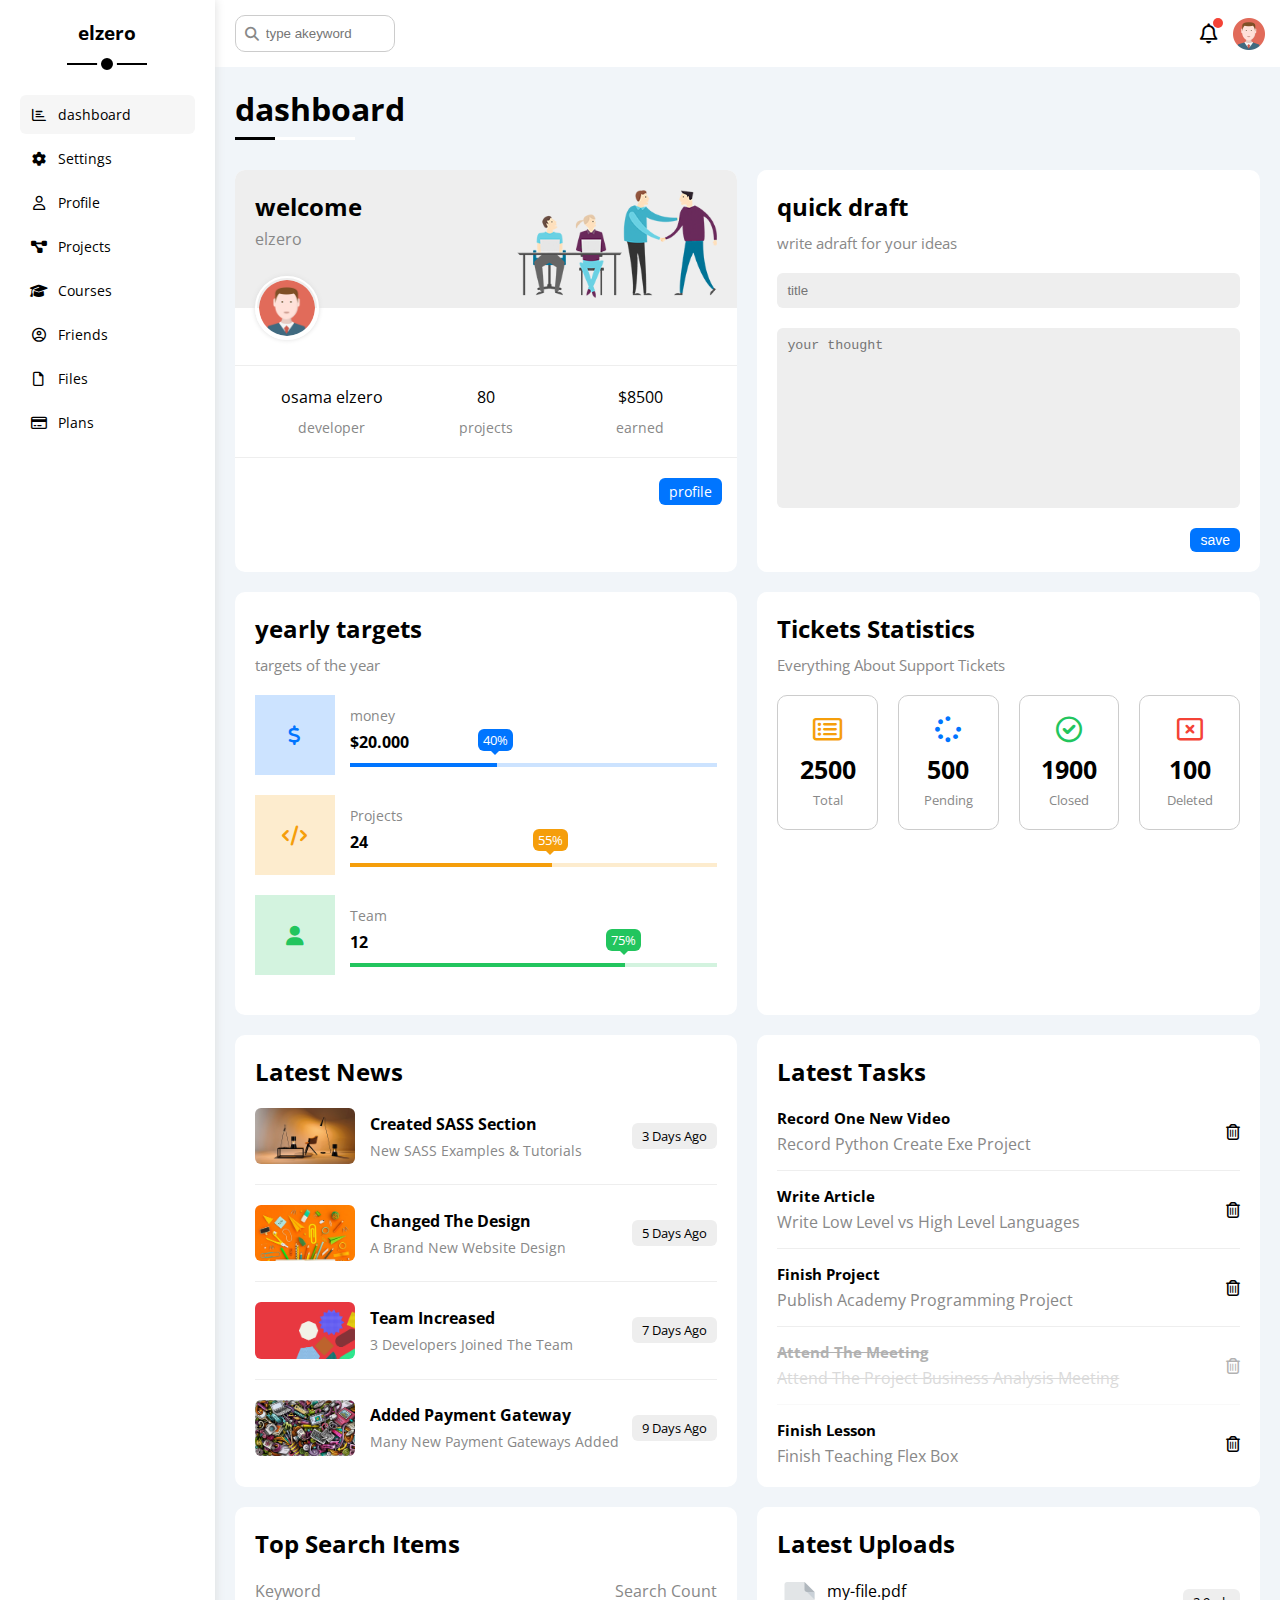
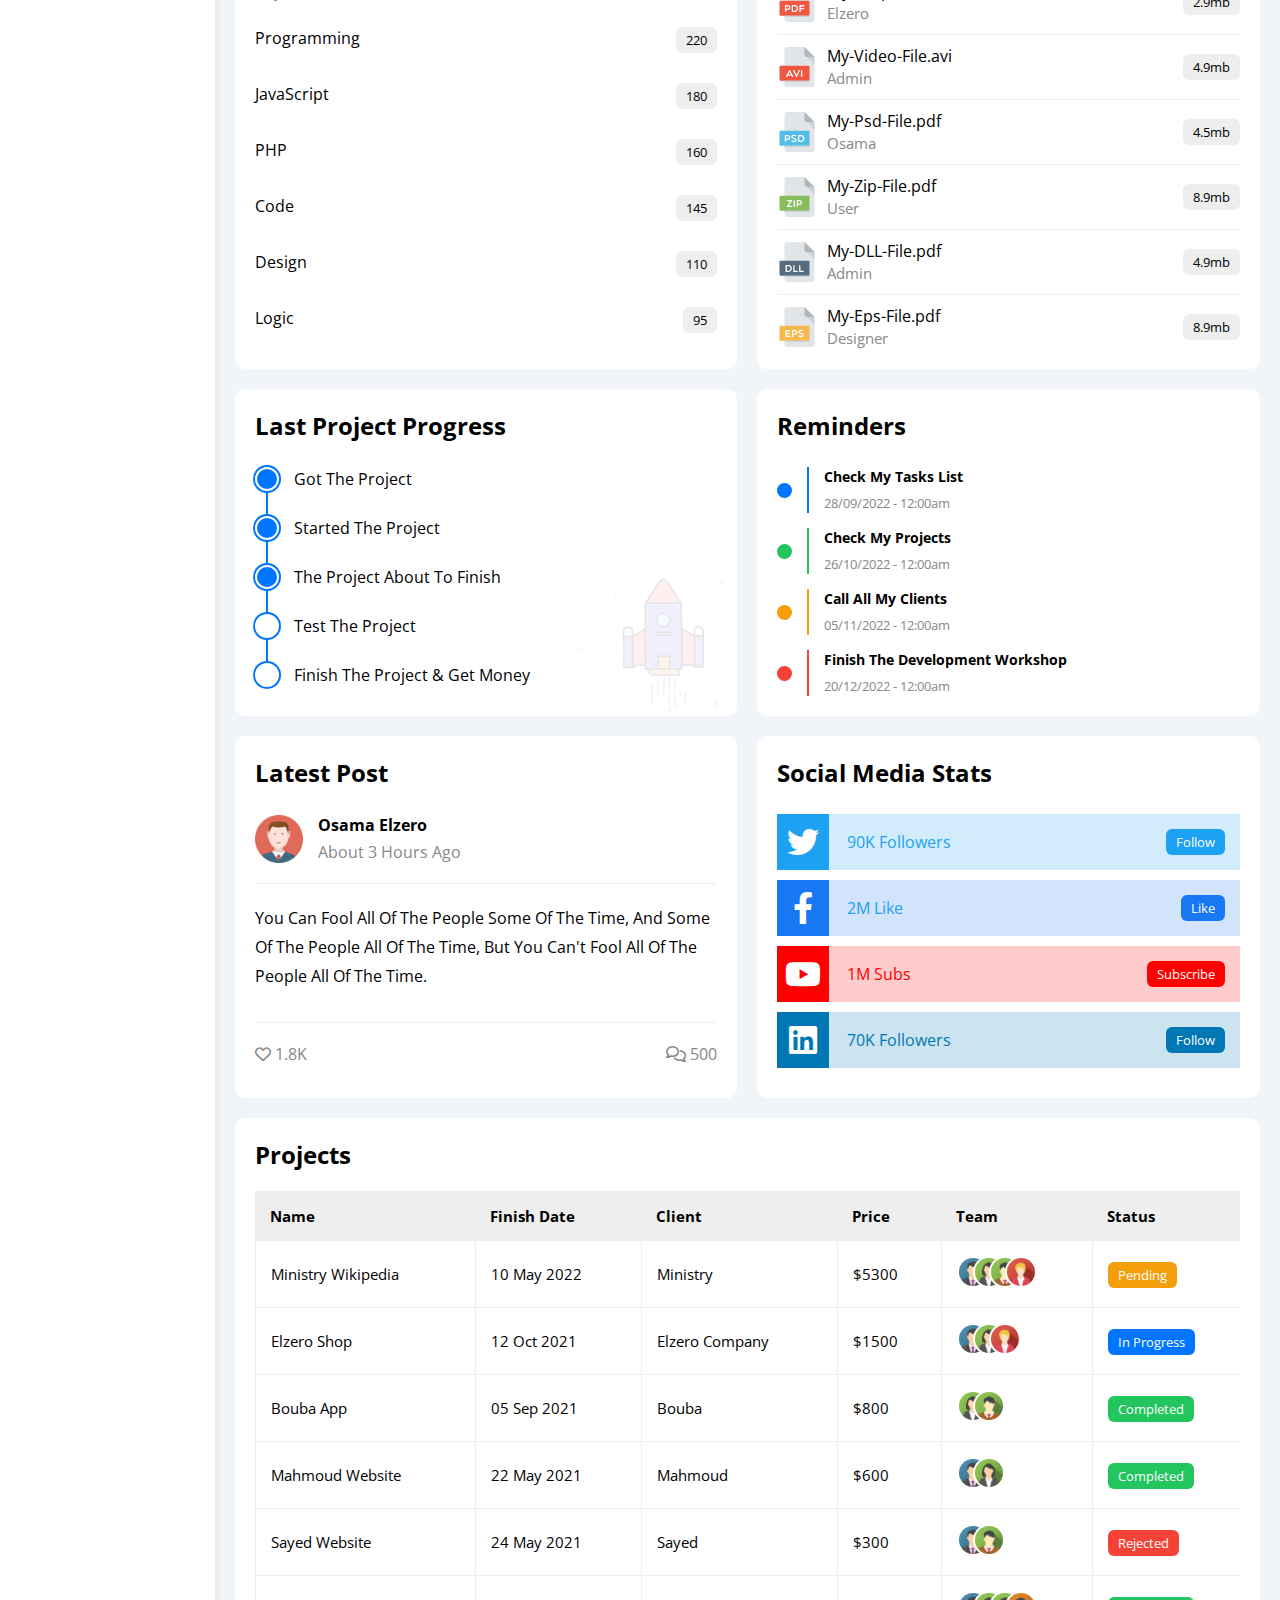
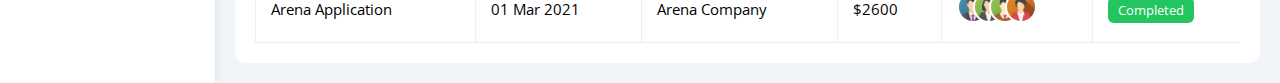
<file: index.html>
<!DOCTYPE html>
<html lang="en">
    <head>
        <meta charset="UTF-8" />
        <meta http-equiv="X-UA-Compatible" content="IE=edge" />
        <meta name="viewport" content="width=device-width, initial-scale=1.0" />
        <title>Dashboard</title>
        <link rel="stylesheet" href="css/all.min.css" />
        <link rel="stylesheet" href="css/framework.css" />
        <link rel="stylesheet" href="css/master.css" />
        <link rel="preconnect" href="https://fonts.googleapis.com" />
        <link rel="preconnect" href="https://fonts.gstatic.com" crossorigin />
        <link href="https://fonts.googleapis.com/css2?family=Open+Sans:wght@300;500&display=swap" rel="stylesheet" />
      </head>
<body>
    <div class="page d-flex">
        <div class="sidebar bg-white p-20 p-relative"> <!--sidebar(position:relative;) to be upper content class-->
            <h3 class="p-relative txt-c mt-0">elzero</h3>
            <ul>
                <li>
                    <a class="active d-flex align-center fs-14 c-black rad-6 p-10" href="index.html">
                        <i class="fa-regular fa-chart-bar fa-fw"></i> <!--fw =fixed width-->
                        <span>dashboard</span> <!--class="hide-mobile"-->
                    </a>
                </li>
                <li>
                    <a class="d-flex align-center fs-14 c-black rad-6 p-10" href="settings.html">
                      <i class="fa-solid fa-gear fa-fw"></i>
                      <span>Settings</span>
                    </a>
                  </li>
                  <li>
                    <a class="d-flex align-center fs-14 c-black rad-6 p-10" href="profile.html">
                      <i class="fa-regular fa-user fa-fw"></i>
                      <span>Profile</span>
                    </a>
                  </li>
                  <li>
                    <a class="d-flex align-center fs-14 c-black rad-6 p-10" href="projects.html">
                      <i class="fa-solid fa-diagram-project fa-fw"></i>
                      <span>Projects</span>
                    </a>
                  </li>
                  <li>
                    <a class="d-flex align-center fs-14 c-black rad-6 p-10" href="courses.html">
                      <i class="fa-solid fa-graduation-cap fa-fw"></i>
                      <span>Courses</span>
                    </a>
                  </li>
                  <li>
                    <a class="d-flex align-center fs-14 c-black rad-6 p-10" href="friends.html">
                      <i class="fa-regular fa-circle-user fa-fw"></i>
                      <span>Friends</span>
                    </a>
                  </li>
                  <li>
                    <a class="d-flex align-center fs-14 c-black rad-6 p-10" href="files.html">
                      <i class="fa-regular fa-file fa-fw"></i>
                      <span>Files</span>
                    </a>
                  </li>
                  <li>
                    <a class="d-flex align-center fs-14 c-black rad-6 p-10" href="plans.html">
                      <i class="fa-regular fa-credit-card fa-fw"></i>
                      <span>Plans</span>
                    </a>
                  </li>      
            </ul>
        </div>
        <div class="content w-full">
            <!--start head-->
            <div class="head bg-white p-15 between-flex">
                <div class="search p-relative">
                    <input class="p-10" type="search" placeholder="type akeyword">
                </div>
                <div class="icons d-flex align-center">
                    <span class="notification p-relative">
                        <i class="fa-regular fa-bell fa-lg"></i>
                    </span>
                    <img src="imgs/avatar.png" alt="" srcset="">
                </div>
            </div>
            <!--end head-->
            <!--start welcome widget-->
            <h1 class="p-relative">dashboard</h1>
            <div class="wrapper d-grid gap-20">
                    <div class="welcome bg-white rad-10 txt-c-mobile block-mobile">
                        <div class="intro p-20 d-flex space-between bg-eee">
                            <div>
                                <h2 class="m-0">welcome</h2>
                                <p class="c-grey mt-5">elzero</p>                                   
                            </div>
                            <img class="hide-mobile" src="imgs/welcome.png" alt="">
                        </div>
                        <img src="imgs/avatar.png" alt="" class="avatar">                    
                        <div class="body txt-c d-flex p-20 mt-20 mb-20 block-mobile">
                            <div>osama elzero <span class="d-block c-grey fs-14 mt-10">developer</span></div>
                            <div>80 <span class="d-block c-grey fs-14 mt-10">projects</span></div>
                            <div>$8500 <span class="d-block c-grey fs-14 mt-10">earned</span></div>                  
                        </div>  
                        <a href="profile.html" class="visit d-block fs-14 bg-blue c-white w-fit btn-shape">profile</a>            
                    </div>
                    <!--end welcome widget-->
                    <!-- Start Quick Draft Widget -->
                    <div class="quick-draft p-20 bg-white rad-10">
                        <h2 class="mt-0 mb-10">quick draft</h2>
                        <p class="mt-0 mb-20 c-grey fs-15">write adraft for your ideas</p>
                        <form action="">
                            <input class="d-block mb-20 w-full p-10 b-none bg-eee rad-6" type="text" placeholder="title">
                            <textarea class="d-block mb-20 w-full p-10 b-none bg-eee rad-6" placeholder="your thought" ></textarea>
                            <input class="save d-block fs-14 bg-blue c-white b-none w-fit btn-shape" type="submit" value="save" >
                        </form>
                    </div>
                    <!-- Start Quick Draft Widget -->
                    <!--start target Widget-->
                    <div class="targets p-20 bg-white rad-10">
                        <h2 class="mt-0 mb-10">yearly targets</h2>
                        <p class="mt-0 mb-20 c-grey fs-15">targets of the year</p>
                        
                        <div class="target-row mb-20 center-flex blue">
                            <div class="icon center-flex">
                                <i class="fa-solid fa-dollar-sign fa-lg c-blue"></i>
                            </div>
                            <div class="details">
                                <span class="fs-14 c-grey">money</span>
                                <span class="d-block mt-5 mb-10 fw-bold">$20.000</span>
                                <div class="progress p-relative">
                                    <span class="bg-blue blue" style="width:40%">
                                        <span class="bg-blue">40%</span>
                                    </span>
                                </div>
                            </div>
                        </div>

                        <div class="target-row mb-20 center-flex orange">
                            <div class="icon center-flex">
                            <i class="fa-solid fa-code fa-lg c-orange"></i>
                            </div>
                            <div class="details">
                            <span class="fs-14 c-grey">Projects</span>
                            <span class="d-block mt-5 mb-10 fw-bold">24</span>
                            <div class="progress p-relative">
                                <span class="bg-orange orange" style="width: 55%">
                                <span class="bg-orange">55%</span>
                                </span>
                            </div>
                            </div>
                        </div>

                        <div class="target-row mb-20 center-flex green">
                            <div class="icon center-flex">
                            <i class="fa-solid fa-user fa-lg c-green"></i>
                            </div>
                            <div class="details">
                            <span class="fs-14 c-grey">Team</span>
                            <span class="d-block mt-5 mb-10 fw-bold">12</span>
                            <div class="progress p-relative">
                                <span class="bg-green green" style="width: 75%">
                                <span class="bg-green">75%</span>
                                </span>
                            </div>
                            </div>
                        </div>
                    </div>
                    <!--end target Widget-->
                    <!-- Start Ticket Widget -->
                    <div class="tickets p-20 bg-white rad-10">
                        <h2 class="mt-0 mb-10">Tickets Statistics</h2>
                        <p class="mt-0 mb-20 c-grey fs-15">Everything About Support Tickets</p>
                        <div class="d-flex txt-c gap-20 f-wrap">
                        <div class="box p-20 rad-10 fs-13 c-grey">
                            <i class="fa-regular fa-rectangle-list fa-2x mb-10 c-orange"></i>
                            <span class="d-block c-black fw-bold fs-25 mb-5">2500</span>
                            Total
                        </div>
                        <div class="box p-20 rad-10 fs-13 c-grey">
                            <i class="fa-solid fa-spinner fa-2x mb-10 c-blue"></i>
                            <span class="d-block c-black fw-bold fs-25 mb-5">500</span>
                            Pending
                        </div>
                        <div class="box p-20 rad-10 fs-13 c-grey">
                            <i class="fa-regular fa-circle-check fa-2x mb-10 c-green"></i>
                            <span class="d-block c-black fw-bold fs-25 mb-5">1900</span>
                            Closed
                        </div>
                        <div class="box p-20 rad-10 fs-13 c-grey">
                            <i class="fa-regular fa-rectangle-xmark fa-2x mb-10 c-red"></i>
                            <span class="d-block c-black fw-bold fs-25 mb-5">100</span>
                            Deleted
                        </div>
                        </div>
                    </div>
                  <!-- End Ticket Widget -->
                    <!-- Start Latest News Widget -->
                    <div class="latest-news p-20 bg-white rad-10 txt-c-mobile">
                        <h2 class="mt-0 mb-20">Latest News</h2>
                        <div class="news-row d-flex align-center">
                        <img src="imgs/news-01.png" alt="" />
                        <div class="info">
                            <h3>Created SASS Section</h3>
                            <p class="m-0 fs-14 c-grey">New SASS Examples & Tutorials</p>
                        </div>
                        <div class="btn-shape bg-eee fs-13 label">3 Days Ago</div>
                        </div>
                        <div class="news-row d-flex align-center">
                        <img src="imgs/news-02.png" alt="" />
                        <div class="info">
                            <h3>Changed The Design</h3>
                            <p class="m-0 fs-14 c-grey">A Brand New Website Design</p>
                        </div>
                        <div class="btn-shape bg-eee fs-13 label">5 Days Ago</div>
                        </div>
                        <div class="news-row d-flex align-center">
                        <img src="imgs/news-03.png" alt="" />
                        <div class="info">
                            <h3>Team Increased</h3>
                            <p class="m-0 fs-14 c-grey">3 Developers Joined The Team</p>
                        </div>
                        <div class="btn-shape bg-eee fs-13 label">7 Days Ago</div>
                        </div>
                        <div class="news-row d-flex align-center">
                        <img src="imgs/news-04.png" alt="" />
                        <div class="info">
                            <h3>Added Payment Gateway</h3>
                            <p class="m-0 fs-14 c-grey">Many New Payment Gateways Added</p>
                        </div>
                        <div class="btn-shape bg-eee fs-13 label">9 Days Ago</div>
                        </div>
                    </div>
                    <!-- End Latest News Widget -->
    
                    <!-- Start Tasks Widget -->
                    <div class="tasks p-20 bg-white rad-10">
                        <h2 class="mt-0 mb-20">Latest Tasks</h2>
                        <div class="task-row between-flex">
                        <div class="info">
                            <h3 class="mt-0 mb-5 fs-15">Record One New Video</h3>
                            <p class="m-0 c-grey">Record Python Create Exe Project</p>
                        </div>
                        <i class="fa-regular fa-trash-can delete"></i>
                        </div>
                        <div class="task-row between-flex">
                        <div class="info">
                            <h3 class="mt-0 mb-5 fs-15">Write Article</h3>
                            <p class="m-0 c-grey">Write Low Level vs High Level Languages</p>
                        </div>
                        <i class="fa-regular fa-trash-can delete"></i>
                        </div>
                        <div class="task-row between-flex">
                        <div class="info">
                            <h3 class="mt-0 mb-5 fs-15">Finish Project</h3>
                            <p class="m-0 c-grey">Publish Academy Programming Project</p>
                        </div>
                        <i class="fa-regular fa-trash-can delete"></i>
                        </div>
                        <div class="task-row between-flex done">
                        <div class="info">
                            <h3 class="mt-0 mb-5 fs-15">Attend The Meeting</h3>
                            <p class="m-0 c-grey">Attend The Project Business Analysis Meeting</p>
                        </div>
                        <i class="fa-regular fa-trash-can delete"></i>
                        </div>
                        <div class="task-row between-flex">
                        <div class="info">
                            <h3 class="mt-0 mb-5 fs-15">Finish Lesson</h3>
                            <p class="m-0 c-grey">Finish Teaching Flex Box</p>
                        </div>
                        <i class="fa-regular fa-trash-can delete"></i>
                        </div>
                    </div>
                    <!-- End Tasks -->
    
                    <!-- Start Top Search Word Widget -->
                    <div class="search-items p-20 bg-white rad-10">
                        <h2 class="mt-0 mb-20">Top Search Items</h2>
                        <div class="items-head d-flex space-between c-grey mb-10">
                        <div>Keyword</div>
                        <div>Search Count</div>
                        </div>
                        <div class="items d-flex space-between pt-15 pb-15">
                        <span>Programming</span>
                        <span class="bg-eee fs-13 btn-shape">220</span>
                        </div>
                        <div class="items d-flex space-between pt-15 pb-15">
                        <span>JavaScript</span>
                        <span class="bg-eee btn-shape fs-13">180</span>
                        </div>
                        <div class="items d-flex space-between pt-15 pb-15">
                        <span>PHP</span>
                        <span class="bg-eee btn-shape fs-13">160</span>
                        </div>
                        <div class="items d-flex space-between pt-15 pb-15">
                        <span>Code</span>
                        <span class="bg-eee btn-shape fs-13">145</span>
                        </div>
                        <div class="items d-flex space-between pt-15 pb-15">
                        <span>Design</span>
                        <span class="bg-eee btn-shape fs-13">110</span>
                        </div>
                        <div class="items d-flex space-between pt-15 pb-15">
                        <span>Logic</span>
                        <span class="bg-eee btn-shape fs-13">95</span>
                        </div>
                    </div>
                    <!-- End Top Search Word Widget -->

                    <!-- Start Latest Uploads Widget -->
                    <div class="latest-uploads p-20 bg-white rad-10">
                        <h2 class="mt-0 mb-20">Latest Uploads</h2>
                        <ul class="m-0">
                        <li class="between-flex pb-10 mb-10">
                            <div class="d-flex align-center">
                            <img class="mr-10" src="imgs/pdf.svg" alt="" />
                            <div>
                                <span class="d-block">my-file.pdf</span>
                                <span class="fs-15 c-grey">Elzero</span>
                            </div>
                            </div>
                            <div class="bg-eee btn-shape fs-13">2.9mb</div>
                        </li>
                        <li class="between-flex pb-10 mb-10">
                            <div class="d-flex align-center">
                            <img class="mr-10" src="imgs/avi.svg" alt="" />
                            <div>
                                <span class="d-block">My-Video-File.avi</span>
                                <span class="fs-15 c-grey">Admin</span>
                            </div>
                            </div>
                            <div class="bg-eee btn-shape fs-13">4.9mb</div>
                        </li>
                        <li class="between-flex pb-10 mb-10">
                            <div class="d-flex align-center">
                            <img class="mr-10" src="imgs/psd.svg" alt="" />
                            <div>
                                <span class="d-block">My-Psd-File.pdf</span>
                                <span class="fs-15 c-grey">Osama</span>
                            </div>
                            </div>
                            <div class="bg-eee btn-shape fs-13">4.5mb</div>
                        </li>
                        <li class="between-flex pb-10 mb-10">
                            <div class="d-flex align-center">
                            <img class="mr-10" src="imgs/zip.svg" alt="" />
                            <div>
                                <span class="d-block">My-Zip-File.pdf</span>
                                <span class="fs-15 c-grey">User</span>
                            </div>
                            </div>
                            <div class="bg-eee btn-shape fs-13">8.9mb</div>
                        </li>
                        <li class="between-flex pb-10 mb-10">
                            <div class="d-flex align-center">
                            <img class="mr-10" src="imgs/dll.svg" alt="" />
                            <div>
                                <span class="d-block">My-DLL-File.pdf</span>
                                <span class="fs-15 c-grey">Admin</span>
                            </div>
                            </div>
                            <div class="bg-eee btn-shape fs-13">4.9mb</div>
                        </li>
                        <li class="between-flex">
                            <div class="d-flex align-center">
                            <img class="mr-10" src="imgs/eps.svg" alt="" />
                            <div>
                                <span class="d-block">My-Eps-File.pdf</span>
                                <span class="fs-15 c-grey">Designer</span>
                            </div>
                            </div>
                            <div class="bg-eee btn-shape fs-13">8.9mb</div>
                        </li>
                        </ul>
                    </div>
                    <!-- End Latest Uploads Widget -->


                    <!-- Start Last Project Progress Widget -->
                    <div class="last-project p-20 bg-white rad-10 p-relative">
                        <h2 class="mt-0 mb-20">Last Project Progress</h2>
                        <ul class="m-0 p-relative">
                        <li class="mt-25 d-flex align-center done">Got The Project</li>
                        <li class="mt-25 d-flex align-center done">Started The Project</li>
                        <li class="mt-25 d-flex align-center done">The Project About To Finish</li>
                        <li class="mt-25 d-flex align-center current">Test The Project</li>
                        <li class="mt-25 d-flex align-center">Finish The Project & Get Money</li>
                        </ul>
                        <img class="launch-icon hide-mobile" src="imgs/project.png" alt="" />
                    </div>
                    <!-- End Last Project Progress Widget -->

                    <!-- Start Reminders Widget -->
                    <div class="reminders p-20 bg-white rad-10 p-relative">
                        <h2 class="mt-0 mb-25">Reminders</h2>
                        <ul class="m-0">
                        <li class="d-flex align-center mt-15">
                            <span class="key bg-blue mr-15 d-block rad-half"></span>
                            <div class="pl-15 blue">
                            <p class="fs-14 fw-bold mt-0 mb-5">Check My Tasks List</p>
                            <span class="fs-13 c-grey">28/09/2022 - 12:00am</span>
                            </div>
                        </li>
                        <li class="d-flex align-center mt-15">
                            <span class="key bg-green mr-15 d-block rad-half"></span>
                            <div class="pl-15 green">
                            <p class="fs-14 fw-bold mt-0 mb-5">Check My Projects</p>
                            <span class="fs-13 c-grey">26/10/2022 - 12:00am</span>
                            </div>
                        </li>
                        <li class="d-flex align-center mt-15">
                            <span class="key bg-orange mr-15 d-block rad-half"></span>
                            <div class="pl-15 orange">
                            <p class="fs-14 fw-bold mt-0 mb-5">Call All My Clients</p>
                            <span class="fs-13 c-grey">05/11/2022 - 12:00am</span>
                            </div>
                        </li>
                        <li class="d-flex align-center mt-15">
                            <span class="key bg-red mr-15 d-block rad-half"></span>
                            <div class="pl-15 red">
                            <p class="fs-14 fw-bold mt-0 mb-5">Finish The Development Workshop</p>
                            <span class="fs-13 c-grey">20/12/2022 - 12:00am</span>
                            </div>
                        </li>
                        </ul>
                    </div>
                    <!-- End Reminders Widget -->

          <!-- Start Latest Post Widget -->
          <div class="latest-post p-20 bg-white rad-10 p-relative">
            <h2 class="mt-0 mb-25">Latest Post</h2>
            <div class="top d-flex align-center">
              <img class="avatar mr-15" src="imgs/avatar.png" alt="" />
              <div class="info">
                <span class="d-block mb-5 fw-bold">Osama Elzero</span>
                <span class="c-grey">About 3 Hours Ago</span>
              </div>
            </div>
            <div class="post-content txt-c-mobile pt-20 pb-20 mt-20 mb-20">
              You can fool all of the people some of the time, and some of the people all of the time, but you can't
              fool all of the people all of the time.
            </div>
            <div class="post-stats between-flex c-grey">
              <div>
                <i class="fa-regular fa-heart"></i>
                <span>1.8K</span>
              </div>
              <div>
                <i class="fa-regular fa-comments"></i>
                <span>500</span>
              </div>
            </div>
          </div>
          <!-- End Latest Post Widget -->

          <!-- Start Social Media Stats Widget -->
          <div class="social-media p-20 bg-white rad-10 p-relative">
            <h2 class="mt-0 mb-25">Social Media Stats</h2>
            <div class="box twitter p-15 p-relative mb-10 between-flex">
              <i class="fa-brands fa-twitter fa-2x c-white h-full center-flex"></i>
              <span>90K Followers</span>
              <a class="fs-13 c-white btn-shape" href="#">Follow</a>
            </div>
            <div class="box facebook p-15 p-relative mb-10 between-flex">
              <i class="fa-brands fa-facebook-f fa-2x c-white h-full center-flex"></i>
              <span>2M Like</span>
              <a class="fs-13 c-white btn-shape" href="#">Like</a>
            </div>
            <div class="box youtube p-15 p-relative mb-10 between-flex">
              <i class="fa-brands fa-youtube fa-2x c-white h-full center-flex"></i>
              <span>1M Subs</span>
              <a class="fs-13 c-white btn-shape" href="#">Subscribe</a>
            </div>
            <div class="box linkedin p-15 p-relative mb-10 between-flex">
              <i class="fa-brands fa-linkedin fa-2x c-white h-full center-flex"></i>
              <span>70K Followers</span>
              <a class="fs-13 c-white btn-shape" href="#">Follow</a>
            </div>
          </div>
          <!-- Start End Media Stats Widget -->
            </div>
        <!-- Start Projects Table -->
        <div class="projects p-20 bg-white rad-10 m-20">
            <h2 class="mt-0 mb-20">Projects</h2>
            <div class="responsive-table">
              <table class="fs-15 w-full">
                <thead>
                  <tr>
                    <td>Name</td>
                    <td>Finish Date</td>
                    <td>Client</td>
                    <td>Price</td>
                    <td>Team</td>
                    <td>Status</td>
                  </tr>
                </thead>
                <tbody>
                  <tr>
                    <td>Ministry Wikipedia</td>
                    <td>10 May 2022</td>
                    <td>Ministry</td>
                    <td>$5300</td>
                    <td>
                      <img src="imgs/team-01.png" alt="" />
                      <img src="imgs/team-02.png" alt="" />
                      <img src="imgs/team-03.png" alt="" />
                      <img src="imgs/team-05.png" alt="" />
                    </td>
                    <td>
                      <span class="label btn-shape bg-orange c-white">Pending</span>
                    </td>
                  </tr>
                  <tr>
                    <td>Elzero Shop</td>
                    <td>12 Oct 2021</td>
                    <td>Elzero Company</td>
                    <td>$1500</td>
                    <td>
                      <img src="imgs/team-01.png" alt="" />
                      <img src="imgs/team-02.png" alt="" />
                      <img src="imgs/team-05.png" alt="" />
                    </td>
                    <td><span class="label btn-shape bg-blue c-white">In Progress</span></td>
                  </tr>
                  <tr>
                    <td>Bouba App</td>
                    <td>05 Sep 2021</td>
                    <td>Bouba</td>
                    <td>$800</td>
                    <td>
                      <img src="imgs/team-02.png" alt="" />
                      <img src="imgs/team-03.png" alt="" />
                    </td>
                    <td><span class="label btn-shape bg-green c-white">Completed</span></td>
                  </tr>
                  <tr>
                    <td>Mahmoud Website</td>
                    <td>22 May 2021</td>
                    <td>Mahmoud</td>
                    <td>$600</td>
                    <td>
                      <img src="imgs/team-01.png" alt="" />
                      <img src="imgs/team-02.png" alt="" />
                    </td>
                    <td><span class="label btn-shape bg-green c-white">Completed</span></td>
                  </tr>
                  <tr>
                    <td>Sayed Website</td>
                    <td>24 May 2021</td>
                    <td>Sayed</td>
                    <td>$300</td>
                    <td>
                      <img src="imgs/team-01.png" alt="" />
                      <img src="imgs/team-03.png" alt="" />
                    </td>
                    <td><span class="label btn-shape bg-red c-white">Rejected</span></td>
                  </tr>
                  <tr>
                    <td>Arena Application</td>
                    <td>01 Mar 2021</td>
                    <td>Arena Company</td>
                    <td>$2600</td>
                    <td>
                      <img src="imgs/team-01.png" alt="" />
                      <img src="imgs/team-02.png" alt="" />
                      <img src="imgs/team-03.png" alt="" />
                      <img src="imgs/team-04.png" alt="" />
                    </td>
                    <td><span class="label btn-shape bg-green c-white">Completed</span></td>
                  </tr>
                </tbody>
              </table>
            </div>
          </div>
          <!-- End Projects Table -->
  
        </div>        
    </div>






























































































































































</body>
</html>
</file>
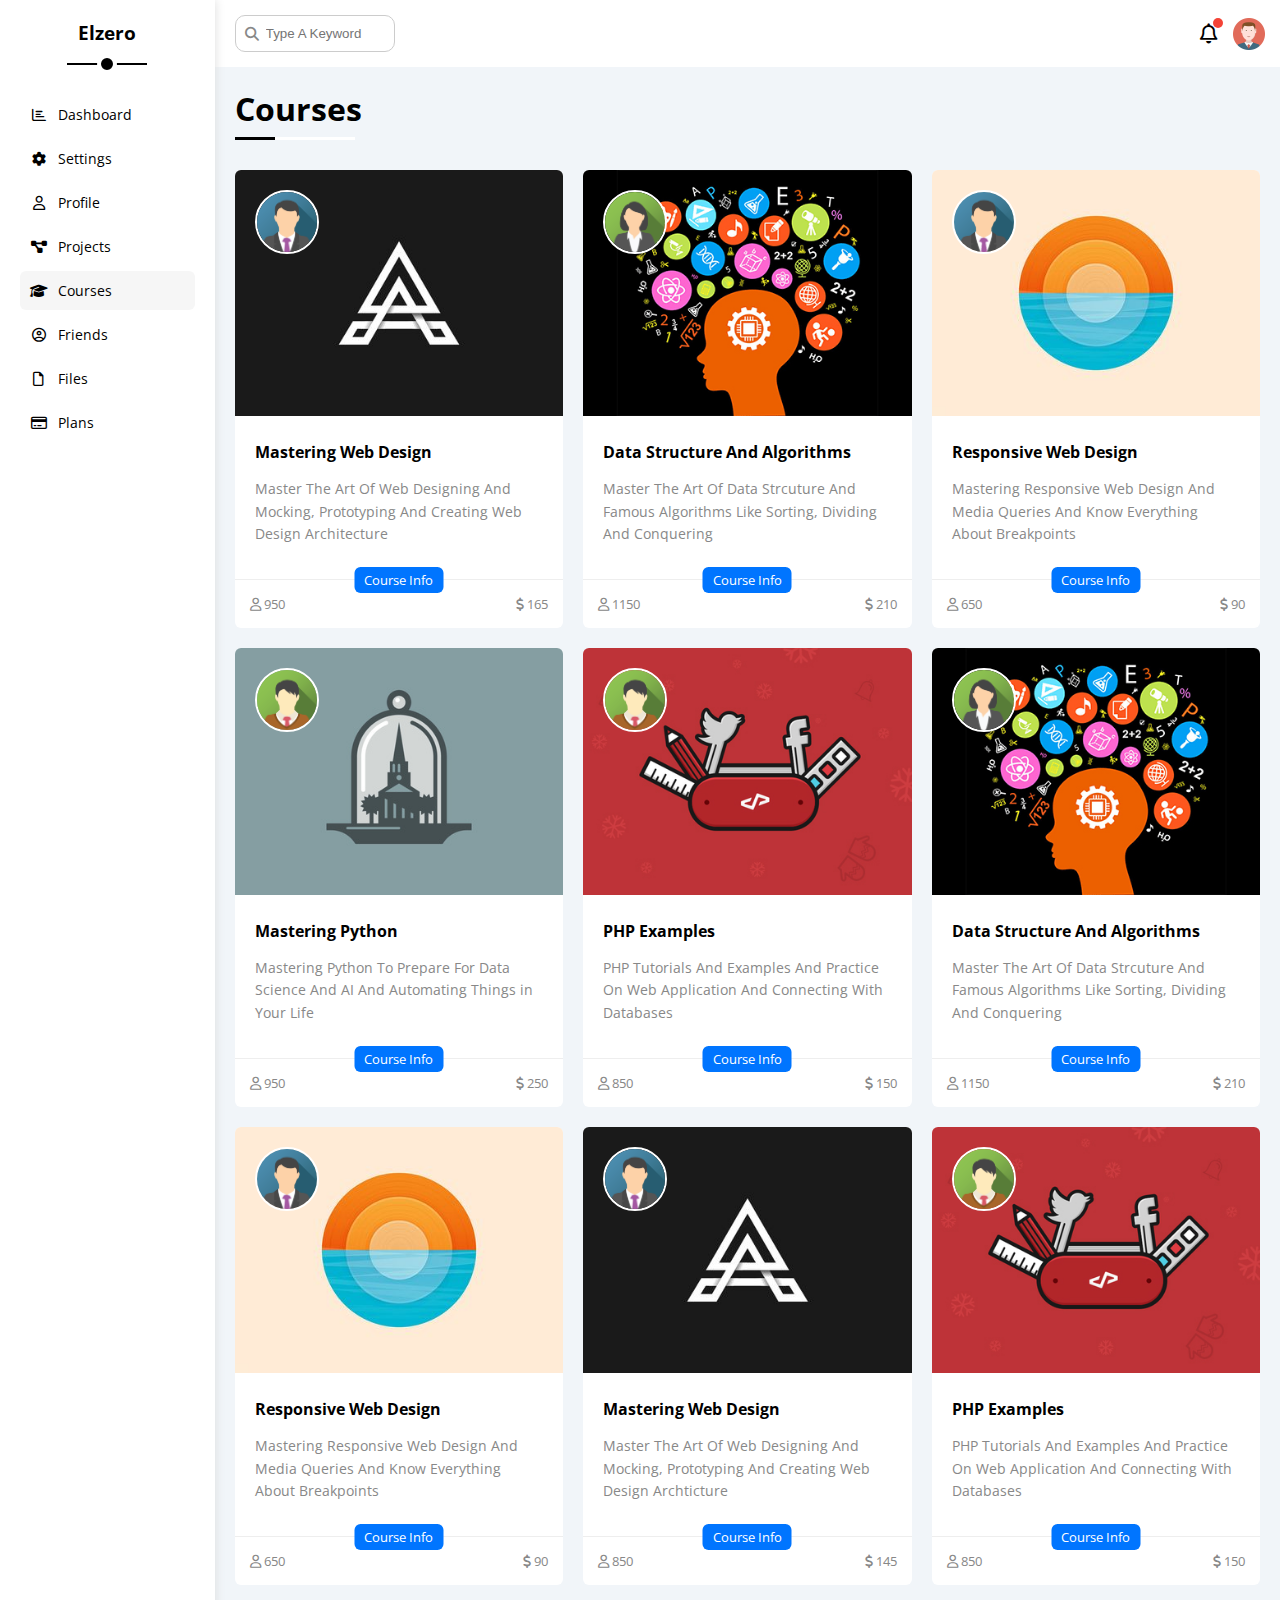
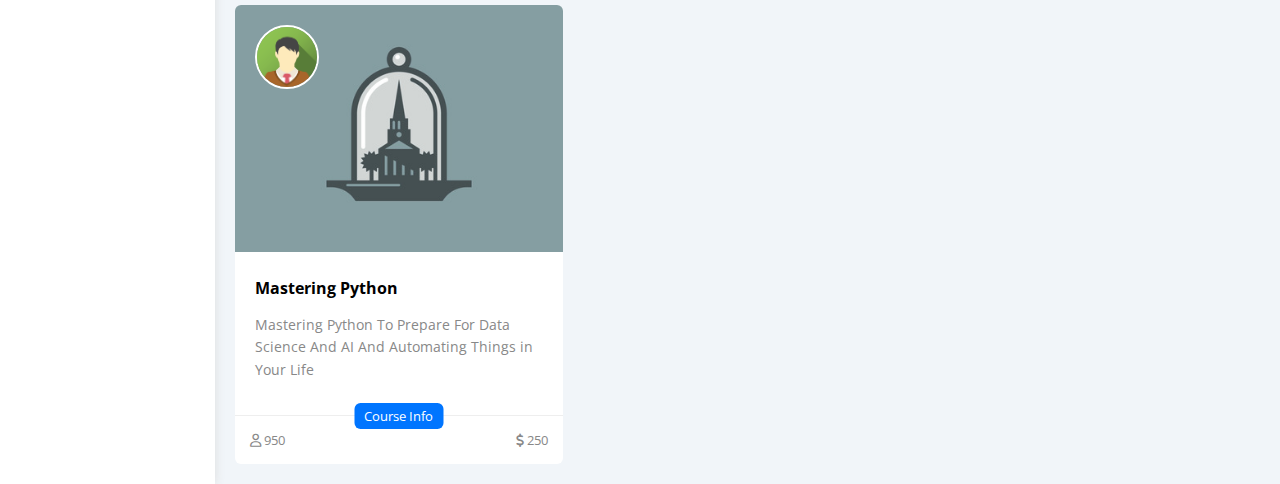
<file: courses.html>
<!DOCTYPE html>
<html lang="en">
  <head>
    <meta charset="UTF-8" />
    <meta http-equiv="X-UA-Compatible" content="IE=edge" />
    <meta name="viewport" content="width=device-width, initial-scale=1.0" />
    <title>Courses</title>
    <link rel="stylesheet" href="css/all.min.css" />
    <link rel="stylesheet" href="css/framework.css" />
    <link rel="stylesheet" href="css/master.css" />
    <link rel="preconnect" href="https://fonts.googleapis.com" />
    <link rel="preconnect" href="https://fonts.gstatic.com" crossorigin />
    <link href="https://fonts.googleapis.com/css2?family=Open+Sans:wght@300;500&display=swap" rel="stylesheet" />
  </head>
  <body>
    <div class="page d-flex">
      <div class="sidebar bg-white p-20 p-relative">
        <h3 class="p-relative txt-c mt-0">Elzero</h3>
        <ul>
          <li>
            <a class="d-flex align-center fs-14 c-black rad-6 p-10" href="index.html">
              <i class="fa-regular fa-chart-bar fa-fw"></i>
              <span>Dashboard</span>
            </a>
          </li>
          <li>
            <a class="d-flex align-center fs-14 c-black rad-6 p-10" href="settings.html">
              <i class="fa-solid fa-gear fa-fw"></i>
              <span>Settings</span>
            </a>
          </li>
          <li>
            <a class="d-flex align-center fs-14 c-black rad-6 p-10" href="profile.html">
              <i class="fa-regular fa-user fa-fw"></i>
              <span>Profile</span>
            </a>
          </li>
          <li>
            <a class="d-flex align-center fs-14 c-black rad-6 p-10" href="projects.html">
              <i class="fa-solid fa-diagram-project fa-fw"></i>
              <span>Projects</span>
            </a>
          </li>
          <li>
            <a class="active d-flex align-center fs-14 c-black rad-6 p-10" href="courses.html">
              <i class="fa-solid fa-graduation-cap fa-fw"></i>
              <span>Courses</span>
            </a>
          </li>
          <li>
            <a class="d-flex align-center fs-14 c-black rad-6 p-10" href="friends.html">
              <i class="fa-regular fa-circle-user fa-fw"></i>
              <span>Friends</span>
            </a>
          </li>
          <li>
            <a class="d-flex align-center fs-14 c-black rad-6 p-10" href="files.html">
              <i class="fa-regular fa-file fa-fw"></i>
              <span>Files</span>
            </a>
          </li>
          <li>
            <a class="d-flex align-center fs-14 c-black rad-6 p-10" href="plans.html">
              <i class="fa-regular fa-credit-card fa-fw"></i>
              <span>Plans</span>
            </a>
          </li>
        </ul>
      </div>
      <div class="content w-full">
        <!-- Start Head -->
        <div class="head bg-white p-15 between-flex">
          <div class="search p-relative">
            <input class="p-10" type="search" placeholder="Type A Keyword" />
          </div>
          <div class="icons d-flex align-center">
            <span class="notification p-relative">
              <i class="fa-regular fa-bell fa-lg"></i>
            </span>
            <img src="imgs/avatar.png" alt="" />
          </div>
        </div>
        <!-- End Head -->
        <h1 class="p-relative">Courses</h1>
        <div class="courses-page d-grid m-20 gap-20">
          <div class="course bg-white rad-6 p-relative">
            <img class="cover" src="imgs/course-01.jpg" alt="" />
            <img class="instructor" src="imgs/team-01.png" alt="" />
            <div class="p-20">
              <h4 class="m-0">Mastering Web Design</h4>
              <p class="description c-grey mt-15 fs-14">
                Master The Art Of Web Designing And Mocking, Prototyping And Creating Web Design Architecture
              </p>
            </div>
            <div class="info p-15 p-relative between-flex">
              <span class="title bg-blue c-white btn-shape">Course Info</span>
              <span class="c-grey">
                <i class="fa-regular fa-user"></i>
                950
              </span>
              <span class="c-grey">
                <i class="fa-solid fa-dollar-sign"></i>
                165
              </span>
            </div>
          </div>
          <div class="course bg-white rad-6 p-relative">
            <img class="cover" src="imgs/course-02.jpg" alt="" />
            <img class="instructor" src="imgs/team-02.png" alt="" />
            <div class="p-20">
              <h4 class="m-0">Data Structure And Algorithms</h4>
              <p class="description c-grey mt-15 fs-14">
                Master The Art Of Data Strcuture And Famous Algorithms Like Sorting, Dividing And Conquering
              </p>
            </div>
            <div class="info p-15 p-relative between-flex">
              <span class="title bg-blue c-white btn-shape">Course Info</span>
              <span class="c-grey"> <i class="fa-regular fa-user"></i> 1150</span>
              <span class="c-grey"><i class="fa-solid fa-dollar-sign"></i> 210</span>
            </div>
          </div>
          <div class="course bg-white rad-6 p-relative">
            <img class="cover" src="imgs/course-03.jpg" alt="" />
            <img class="instructor" src="imgs/team-01.png" alt="" />
            <div class="p-20">
              <h4 class="m-0">Responsive Web Design</h4>
              <p class="description c-grey mt-15 fs-14">
                Mastering Responsive Web Design And Media Queries And Know Everything About Breakpoints
              </p>
            </div>
            <div class="info p-15 p-relative between-flex">
              <span class="title bg-blue c-white btn-shape">Course Info</span>
              <span class="c-grey"> <i class="fa-regular fa-user"></i> 650</span>
              <span class="c-grey"><i class="fa-solid fa-dollar-sign"></i> 90</span>
            </div>
          </div>
          <div class="course bg-white rad-6 p-relative">
            <img class="cover" src="imgs/course-04.jpg" alt="" />
            <img class="instructor" src="imgs/team-03.png" alt="" />
            <div class="p-20">
              <h4 class="m-0">Mastering Python</h4>
              <p class="description c-grey mt-15 fs-14">
                Mastering Python To Prepare For Data Science And AI And Automating Things in Your Life
              </p>
            </div>
            <div class="info p-15 p-relative between-flex">
              <span class="title bg-blue c-white btn-shape">Course Info</span>
              <span class="c-grey"> <i class="fa-regular fa-user"></i> 950</span>
              <span class="c-grey"><i class="fa-solid fa-dollar-sign"></i> 250</span>
            </div>
          </div>
          <div class="course bg-white rad-6 p-relative">
            <img class="cover" src="imgs/course-05.jpg" alt="" />
            <img class="instructor" src="imgs/team-03.png" alt="" />
            <div class="p-20">
              <h4 class="m-0">PHP Examples</h4>
              <p class="description c-grey mt-15 fs-14">
                PHP Tutorials And Examples And Practice On Web Application And Connecting With Databases
              </p>
            </div>
            <div class="info p-15 p-relative between-flex">
              <span class="title bg-blue c-white btn-shape">Course Info</span>
              <span class="c-grey"> <i class="fa-regular fa-user"></i> 850</span>
              <span class="c-grey"><i class="fa-solid fa-dollar-sign"></i> 150</span>
            </div>
          </div>
          <div class="course bg-white rad-6 p-relative">
            <img class="cover" src="imgs/course-02.jpg" alt="" />
            <img class="instructor" src="imgs/team-02.png" alt="" />
            <div class="p-20">
              <h4 class="m-0">Data Structure And Algorithms</h4>
              <p class="description c-grey mt-15 fs-14">
                Master The Art Of Data Strcuture And Famous Algorithms Like Sorting, Dividing And Conquering
              </p>
            </div>
            <div class="info p-15 p-relative between-flex">
              <span class="title bg-blue c-white btn-shape">Course Info</span>
              <span class="c-grey"> <i class="fa-regular fa-user"></i> 1150</span>
              <span class="c-grey"><i class="fa-solid fa-dollar-sign"></i> 210</span>
            </div>
          </div>
          <div class="course bg-white rad-6 p-relative">
            <img class="cover" src="imgs/course-03.jpg" alt="" />
            <img class="instructor" src="imgs/team-01.png" alt="" />
            <div class="p-20">
              <h4 class="m-0">Responsive Web Design</h4>
              <p class="description c-grey mt-15 fs-14">
                Mastering Responsive Web Design And Media Queries And Know Everything About Breakpoints
              </p>
            </div>
            <div class="info p-15 p-relative between-flex">
              <span class="title bg-blue c-white btn-shape">Course Info</span>
              <span class="c-grey"> <i class="fa-regular fa-user"></i> 650</span>
              <span class="c-grey"><i class="fa-solid fa-dollar-sign"></i> 90</span>
            </div>
          </div>
          <div class="course bg-white rad-6 p-relative">
            <img class="cover" src="imgs/course-01.jpg" alt="" />
            <img class="instructor" src="imgs/team-01.png" alt="" />
            <div class="p-20">
              <h4 class="m-0">Mastering Web Design</h4>
              <p class="description c-grey mt-15 fs-14">
                Master The Art Of Web Designing And Mocking, Prototyping And Creating Web Design Archticture
              </p>
            </div>
            <div class="info p-15 p-relative between-flex">
              <span class="title bg-blue c-white btn-shape">Course Info</span>
              <span class="c-grey"> <i class="fa-regular fa-user"></i> 850</span>
              <span class="c-grey"><i class="fa-solid fa-dollar-sign"></i> 145</span>
            </div>
          </div>
          <div class="course bg-white rad-6 p-relative">
            <img class="cover" src="imgs/course-05.jpg" alt="" />
            <img class="instructor" src="imgs/team-03.png" alt="" />
            <div class="p-20">
              <h4 class="m-0">PHP Examples</h4>
              <p class="description c-grey mt-15 fs-14">
                PHP Tutorials And Examples And Practice On Web Application And Connecting With Databases
              </p>
            </div>
            <div class="info p-15 p-relative between-flex">
              <span class="title bg-blue c-white btn-shape">Course Info</span>
              <span class="c-grey"> <i class="fa-regular fa-user"></i> 850</span>
              <span class="c-grey"><i class="fa-solid fa-dollar-sign"></i> 150</span>
            </div>
          </div>
          <div class="course bg-white rad-6 p-relative">
            <img class="cover" src="imgs/course-04.jpg" alt="" />
            <img class="instructor" src="imgs/team-03.png" alt="" />
            <div class="p-20">
              <h4 class="m-0">Mastering Python</h4>
              <p class="description c-grey mt-15 fs-14">
                Mastering Python To Prepare For Data Science And AI And Automating Things in Your Life
              </p>
            </div>
            <div class="info p-15 p-relative between-flex">
              <span class="title bg-blue c-white btn-shape">Course Info</span>
              <span class="c-grey"> <i class="fa-regular fa-user"></i> 950</span>
              <span class="c-grey"><i class="fa-solid fa-dollar-sign"></i> 250</span>
            </div>
          </div>
        </div>
      </div>
    </div>
  </body>
</html>
</file>
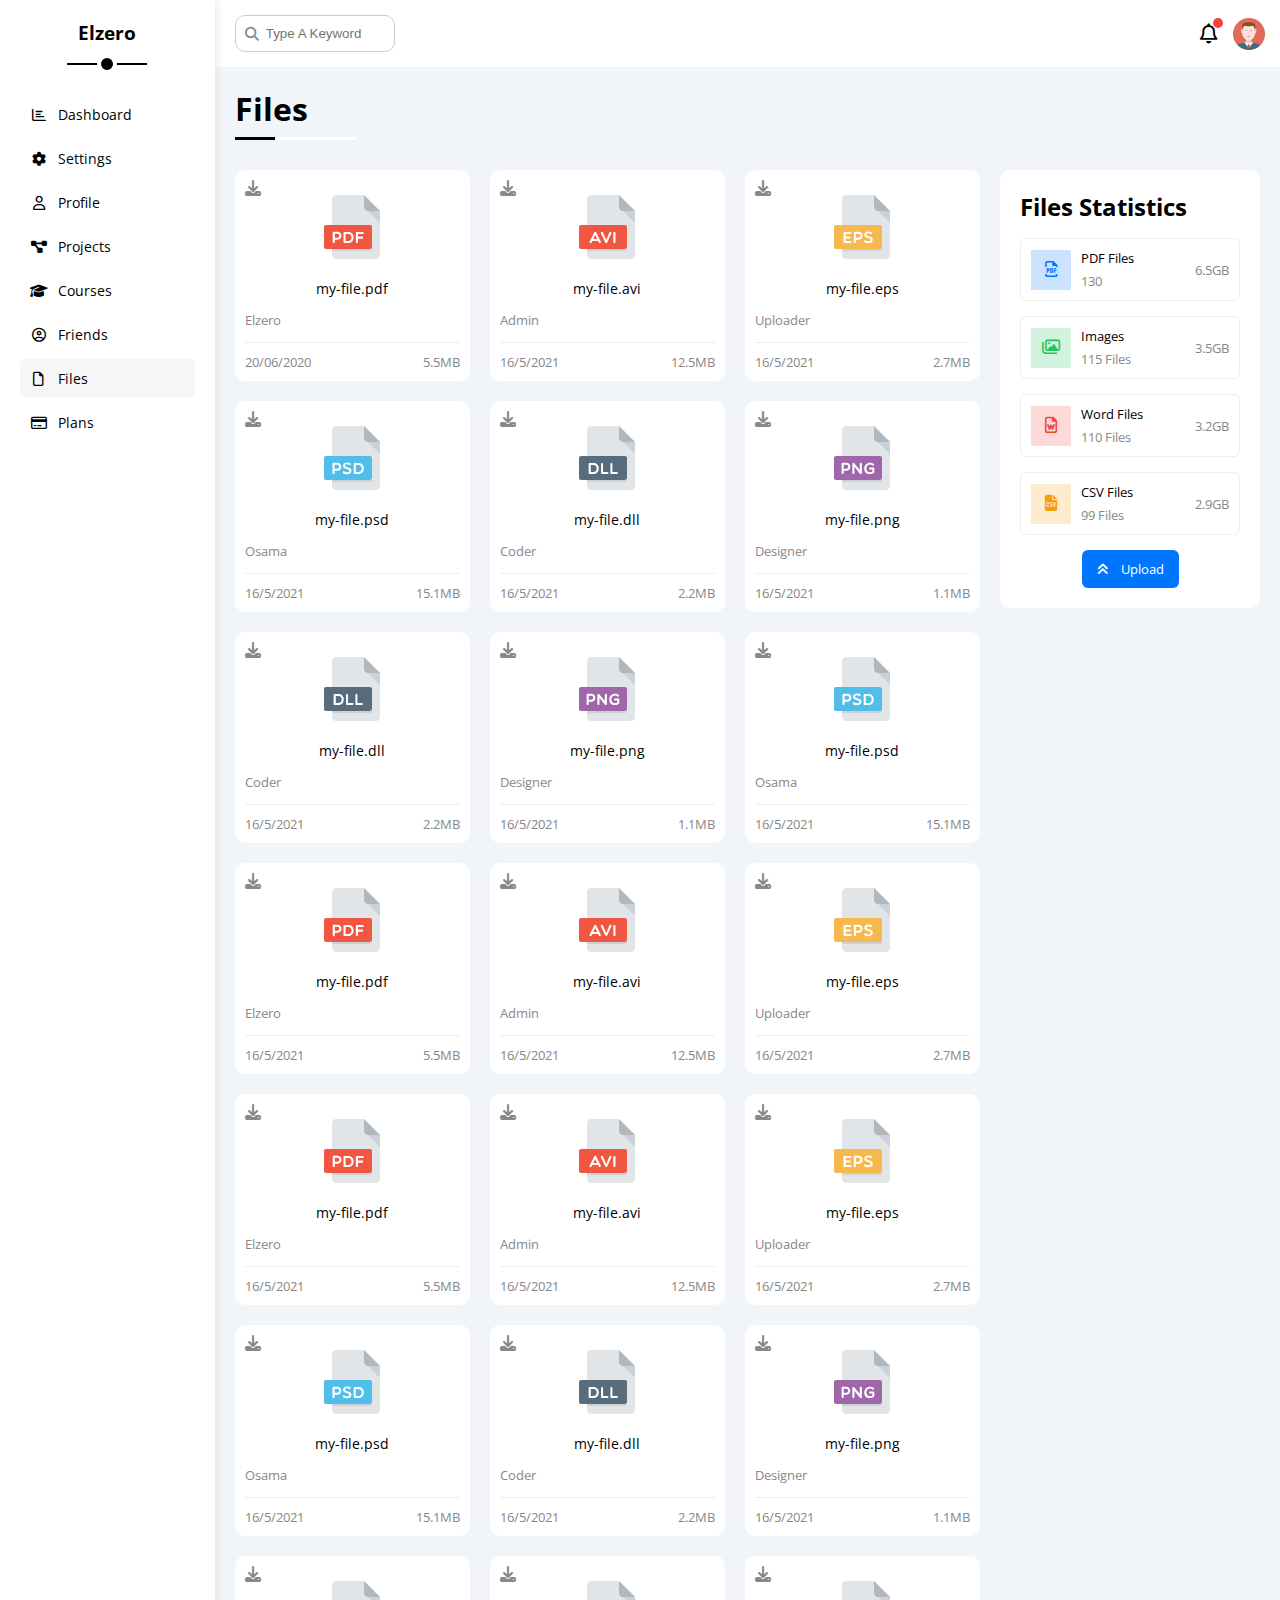
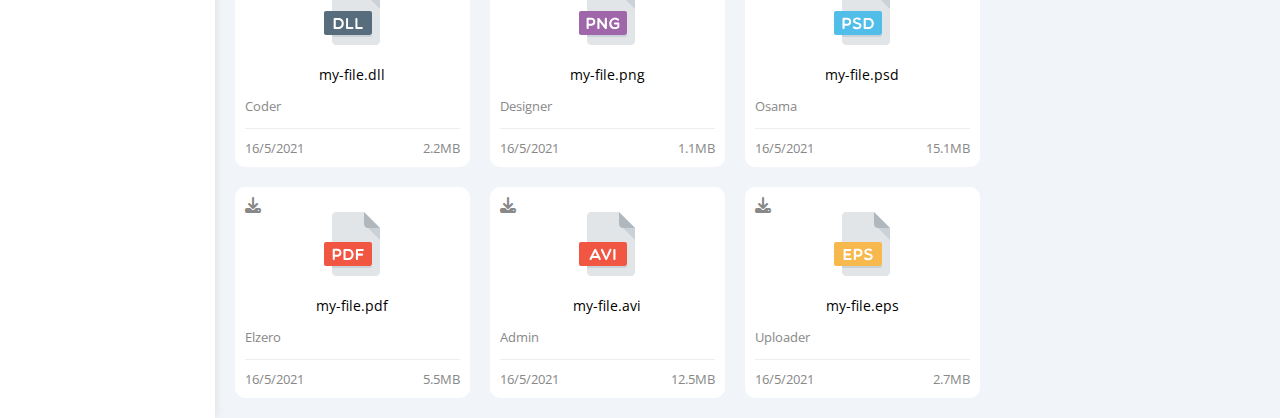
<file: files.html>
<!DOCTYPE html>
<html lang="en">
  <head>
    <meta charset="UTF-8" />
    <meta http-equiv="X-UA-Compatible" content="IE=edge" />
    <meta name="viewport" content="width=device-width, initial-scale=1.0" />
    <title>Files</title>
    <link rel="stylesheet" href="css/all.min.css" />
    <link rel="stylesheet" href="css/framework.css" />
    <link rel="stylesheet" href="css/master.css" />
    <link rel="preconnect" href="https://fonts.googleapis.com" />
    <link rel="preconnect" href="https://fonts.gstatic.com" crossorigin />
    <link href="https://fonts.googleapis.com/css2?family=Open+Sans:wght@300;500&display=swap" rel="stylesheet" />
  </head>
  <body>
    <div class="page d-flex">
      <div class="sidebar bg-white p-20 p-relative">
        <h3 class="p-relative txt-c mt-0">Elzero</h3>
        <ul>
          <li>
            <a class="d-flex align-center fs-14 c-black rad-6 p-10" href="index.html">
              <i class="fa-regular fa-chart-bar fa-fw"></i>
              <span>Dashboard</span>
            </a>
          </li>
          <li>
            <a class="d-flex align-center fs-14 c-black rad-6 p-10" href="settings.html">
              <i class="fa-solid fa-gear fa-fw"></i>
              <span>Settings</span>
            </a>
          </li>
          <li>
            <a class="d-flex align-center fs-14 c-black rad-6 p-10" href="profile.html">
              <i class="fa-regular fa-user fa-fw"></i>
              <span>Profile</span>
            </a>
          </li>
          <li>
            <a class="d-flex align-center fs-14 c-black rad-6 p-10" href="projects.html">
              <i class="fa-solid fa-diagram-project fa-fw"></i>
              <span>Projects</span>
            </a>
          </li>
          <li>
            <a class="d-flex align-center fs-14 c-black rad-6 p-10" href="courses.html">
              <i class="fa-solid fa-graduation-cap fa-fw"></i>
              <span>Courses</span>
            </a>
          </li>
          <li>
            <a class="d-flex align-center fs-14 c-black rad-6 p-10" href="friends.html">
              <i class="fa-regular fa-circle-user fa-fw"></i>
              <span>Friends</span>
            </a>
          </li>
          <li>
            <a class="active d-flex align-center fs-14 c-black rad-6 p-10" href="files.html">
              <i class="fa-regular fa-file fa-fw"></i>
              <span>Files</span>
            </a>
          </li>
          <li>
            <a class="d-flex align-center fs-14 c-black rad-6 p-10" href="plans.html">
              <i class="fa-regular fa-credit-card fa-fw"></i>
              <span>Plans</span>
            </a>
          </li>
        </ul>
      </div>
      <div class="content w-full">
        <!-- Start Head -->
        <div class="head bg-white p-15 between-flex">
          <div class="search p-relative">
            <input class="p-10" type="search" placeholder="Type A Keyword" />
          </div>
          <div class="icons d-flex align-center">
            <span class="notification p-relative">
              <i class="fa-regular fa-bell fa-lg"></i>
            </span>
            <img src="imgs/avatar.png" alt="" />
          </div>
        </div>
        <!-- End Head -->
        <h1 class="p-relative">Files</h1>
        <div class="files-page d-flex m-20 gap-20">
          <div class="files-stats p-20 bg-white rad-10">
            <h2 class="mt-0 mb-15 txt-c-mobile">Files Statistics</h2>
            <div class="d-flex align-center border-eee p-10 rad-6 mb-15 fs-13">
              <i class="fa-regular fa-file-pdf fa-lg blue center-flex c-blue icon"></i>
              <div class="info">
                <span>PDF Files</span>
                <span class="c-grey d-block mt-5">130</span>
              </div>
              <div class="size c-grey">6.5GB</div>
            </div>
            <div class="d-flex align-center border-eee p-10 rad-6 mb-15 fs-13">
              <i class="fa-regular fa-images fa-lg green center-flex c-green icon"></i>
              <div class="info">
                <span>Images</span>
                <span class="c-grey d-block mt-5">115 Files</span>
              </div>
              <div class="size c-grey">3.5GB</div>
            </div>
            <div class="d-flex align-center border-eee p-10 rad-6 mb-15 fs-13">
              <i class="fa-regular fa-file-word fa-lg red center-flex c-red icon"></i>
              <div class="info">
                <span>Word Files</span>
                <span class="c-grey d-block mt-5">110 Files</span>
              </div>
              <div class="size c-grey">3.2GB</div>
            </div>
            <div class="d-flex align-center border-eee p-10 rad-6 fs-13">
              <i class="fa-solid fa-file-csv fa-lg orange center-flex c-orange icon"></i>
              <div class="info">
                <span>CSV Files</span>
                <span class="c-grey d-block mt-5">99 Files</span>
              </div>
              <div class="size c-grey">2.9GB</div>
            </div>
            <a class="upload bg-blue c-white fs-13 rad-6 d-block w-fit" href="#">
              <i class="fa-solid fa-angles-up mr-10"></i>
              Upload
            </a>
          </div>
          <div class="files-content d-grid gap-20">
            <div class="file bg-white p-10 rad-10">
              <i class="fa-solid fa-download c-grey p-absolute"></i>
              <div class="icon txt-c">
                <img class="mt-15 mb-15" src="imgs/pdf.svg" alt="" />
              </div>
              <div class="txt-c mb-10 fs-14">my-file.pdf</div>
              <p class="c-grey fs-13">Elzero</p>
              <div class="info between-flex mt-10 pt-10 fs-13 c-grey">
                <span>20/06/2020</span>
                <span>5.5MB</span>
              </div>
            </div>
            <div class="file bg-white p-10 rad-10">
              <i class="fa-solid fa-download c-grey p-absolute"></i>
              <div class="icon txt-c">
                <img class="mt-15 mb-15" src="imgs/avi.svg" alt="" />
              </div>
              <div class="txt-c mb-10 fs-14">my-file.avi</div>
              <p class="c-grey fs-13">Admin</p>
              <div class="info between-flex mt-10 pt-10 fs-13 c-grey">
                <span>16/5/2021</span>
                <span>12.5MB</span>
              </div>
            </div>
            <div class="file bg-white p-10 rad-10">
              <i class="fa-solid fa-download c-grey p-absolute"></i>
              <div class="icon txt-c">
                <img class="mt-15 mb-15" src="imgs/eps.svg" alt="" />
              </div>
              <div class="txt-c mb-10 fs-14">my-file.eps</div>
              <p class="c-grey fs-13">Uploader</p>
              <div class="info between-flex mt-10 pt-10 fs-13 c-grey">
                <span>16/5/2021</span>
                <span>2.7MB</span>
              </div>
            </div>
            <div class="file bg-white p-10 rad-10">
              <i class="fa-solid fa-download c-grey p-absolute"></i>
              <div class="icon txt-c">
                <img class="mt-15 mb-15" src="imgs/psd.svg" alt="" />
              </div>
              <div class="txt-c mb-10 fs-14">my-file.psd</div>
              <p class="c-grey fs-13">Osama</p>
              <div class="info between-flex mt-10 pt-10 fs-13 c-grey">
                <span>16/5/2021</span>
                <span>15.1MB</span>
              </div>
            </div>
            <div class="file bg-white p-10 rad-10">
              <i class="fa-solid fa-download c-grey p-absolute"></i>
              <div class="icon txt-c">
                <img class="mt-15 mb-15" src="imgs/dll.svg" alt="" />
              </div>
              <div class="txt-c mb-10 fs-14">my-file.dll</div>
              <p class="c-grey fs-13">Coder</p>
              <div class="info between-flex mt-10 pt-10 fs-13 c-grey">
                <span>16/5/2021</span>
                <span>2.2MB</span>
              </div>
            </div>
            <div class="file bg-white p-10 rad-10">
              <i class="fa-solid fa-download c-grey p-absolute"></i>
              <div class="icon txt-c">
                <img class="mt-15 mb-15" src="imgs/png.svg" alt="" />
              </div>
              <div class="txt-c mb-10 fs-14">my-file.png</div>
              <p class="c-grey fs-13">Designer</p>
              <div class="info between-flex mt-10 pt-10 fs-13 c-grey">
                <span>16/5/2021</span>
                <span>1.1MB</span>
              </div>
            </div>
            <div class="file bg-white p-10 rad-10">
              <i class="fa-solid fa-download c-grey p-absolute"></i>
              <div class="icon txt-c">
                <img class="mt-15 mb-15" src="imgs/dll.svg" alt="" />
              </div>
              <div class="txt-c mb-10 fs-14">my-file.dll</div>
              <p class="c-grey fs-13">Coder</p>
              <div class="info between-flex mt-10 pt-10 fs-13 c-grey">
                <span>16/5/2021</span>
                <span>2.2MB</span>
              </div>
            </div>
            <div class="file bg-white p-10 rad-10">
              <i class="fa-solid fa-download c-grey p-absolute"></i>
              <div class="icon txt-c">
                <img class="mt-15 mb-15" src="imgs/png.svg" alt="" />
              </div>
              <div class="txt-c mb-10 fs-14">my-file.png</div>
              <p class="c-grey fs-13">Designer</p>
              <div class="info between-flex mt-10 pt-10 fs-13 c-grey">
                <span>16/5/2021</span>
                <span>1.1MB</span>
              </div>
            </div>
            <div class="file bg-white p-10 rad-10">
              <i class="fa-solid fa-download c-grey p-absolute"></i>
              <div class="icon txt-c">
                <img class="mt-15 mb-15" src="imgs/psd.svg" alt="" />
              </div>
              <div class="txt-c mb-10 fs-14">my-file.psd</div>
              <p class="c-grey fs-13">Osama</p>
              <div class="info between-flex mt-10 pt-10 fs-13 c-grey">
                <span>16/5/2021</span>
                <span>15.1MB</span>
              </div>
            </div>
            <div class="file bg-white p-10 rad-10">
              <i class="fa-solid fa-download c-grey p-absolute"></i>
              <div class="icon txt-c">
                <img class="mt-15 mb-15" src="imgs/pdf.svg" alt="" />
              </div>
              <div class="txt-c mb-10 fs-14">my-file.pdf</div>
              <p class="c-grey fs-13">Elzero</p>
              <div class="info between-flex mt-10 pt-10 fs-13 c-grey">
                <span>16/5/2021</span>
                <span>5.5MB</span>
              </div>
            </div>
            <div class="file bg-white p-10 rad-10">
              <i class="fa-solid fa-download c-grey p-absolute"></i>
              <div class="icon txt-c">
                <img class="mt-15 mb-15" src="imgs/avi.svg" alt="" />
              </div>
              <div class="txt-c mb-10 fs-14">my-file.avi</div>
              <p class="c-grey fs-13">Admin</p>
              <div class="info between-flex mt-10 pt-10 fs-13 c-grey">
                <span>16/5/2021</span>
                <span>12.5MB</span>
              </div>
            </div>
            <div class="file bg-white p-10 rad-10">
              <i class="fa-solid fa-download c-grey p-absolute"></i>
              <div class="icon txt-c">
                <img class="mt-15 mb-15" src="imgs/eps.svg" alt="" />
              </div>
              <div class="txt-c mb-10 fs-14">my-file.eps</div>
              <p class="c-grey fs-13">Uploader</p>
              <div class="info between-flex mt-10 pt-10 fs-13 c-grey">
                <span>16/5/2021</span>
                <span>2.7MB</span>
              </div>
            </div>
            <div class="file bg-white p-10 rad-10">
              <i class="fa-solid fa-download c-grey p-absolute"></i>
              <div class="icon txt-c">
                <img class="mt-15 mb-15" src="imgs/pdf.svg" alt="" />
              </div>
              <div class="txt-c mb-10 fs-14">my-file.pdf</div>
              <p class="c-grey fs-13">Elzero</p>
              <div class="info between-flex mt-10 pt-10 fs-13 c-grey">
                <span>16/5/2021</span>
                <span>5.5MB</span>
              </div>
            </div>
            <div class="file bg-white p-10 rad-10">
              <i class="fa-solid fa-download c-grey p-absolute"></i>
              <div class="icon txt-c">
                <img class="mt-15 mb-15" src="imgs/avi.svg" alt="" />
              </div>
              <div class="txt-c mb-10 fs-14">my-file.avi</div>
              <p class="c-grey fs-13">Admin</p>
              <div class="info between-flex mt-10 pt-10 fs-13 c-grey">
                <span>16/5/2021</span>
                <span>12.5MB</span>
              </div>
            </div>
            <div class="file bg-white p-10 rad-10">
              <i class="fa-solid fa-download c-grey p-absolute"></i>
              <div class="icon txt-c">
                <img class="mt-15 mb-15" src="imgs/eps.svg" alt="" />
              </div>
              <div class="txt-c mb-10 fs-14">my-file.eps</div>
              <p class="c-grey fs-13">Uploader</p>
              <div class="info between-flex mt-10 pt-10 fs-13 c-grey">
                <span>16/5/2021</span>
                <span>2.7MB</span>
              </div>
            </div>
            <div class="file bg-white p-10 rad-10">
              <i class="fa-solid fa-download c-grey p-absolute"></i>
              <div class="icon txt-c">
                <img class="mt-15 mb-15" src="imgs/psd.svg" alt="" />
              </div>
              <div class="txt-c mb-10 fs-14">my-file.psd</div>
              <p class="c-grey fs-13">Osama</p>
              <div class="info between-flex mt-10 pt-10 fs-13 c-grey">
                <span>16/5/2021</span>
                <span>15.1MB</span>
              </div>
            </div>
            <div class="file bg-white p-10 rad-10">
              <i class="fa-solid fa-download c-grey p-absolute"></i>
              <div class="icon txt-c">
                <img class="mt-15 mb-15" src="imgs/dll.svg" alt="" />
              </div>
              <div class="txt-c mb-10 fs-14">my-file.dll</div>
              <p class="c-grey fs-13">Coder</p>
              <div class="info between-flex mt-10 pt-10 fs-13 c-grey">
                <span>16/5/2021</span>
                <span>2.2MB</span>
              </div>
            </div>
            <div class="file bg-white p-10 rad-10">
              <i class="fa-solid fa-download c-grey p-absolute"></i>
              <div class="icon txt-c">
                <img class="mt-15 mb-15" src="imgs/png.svg" alt="" />
              </div>
              <div class="txt-c mb-10 fs-14">my-file.png</div>
              <p class="c-grey fs-13">Designer</p>
              <div class="info between-flex mt-10 pt-10 fs-13 c-grey">
                <span>16/5/2021</span>
                <span>1.1MB</span>
              </div>
            </div>
            <div class="file bg-white p-10 rad-10">
              <i class="fa-solid fa-download c-grey p-absolute"></i>
              <div class="icon txt-c">
                <img class="mt-15 mb-15" src="imgs/dll.svg" alt="" />
              </div>
              <div class="txt-c mb-10 fs-14">my-file.dll</div>
              <p class="c-grey fs-13">Coder</p>
              <div class="info between-flex mt-10 pt-10 fs-13 c-grey">
                <span>16/5/2021</span>
                <span>2.2MB</span>
              </div>
            </div>
            <div class="file bg-white p-10 rad-10">
              <i class="fa-solid fa-download c-grey p-absolute"></i>
              <div class="icon txt-c">
                <img class="mt-15 mb-15" src="imgs/png.svg" alt="" />
              </div>
              <div class="txt-c mb-10 fs-14">my-file.png</div>
              <p class="c-grey fs-13">Designer</p>
              <div class="info between-flex mt-10 pt-10 fs-13 c-grey">
                <span>16/5/2021</span>
                <span>1.1MB</span>
              </div>
            </div>
            <div class="file bg-white p-10 rad-10">
              <i class="fa-solid fa-download c-grey p-absolute"></i>
              <div class="icon txt-c">
                <img class="mt-15 mb-15" src="imgs/psd.svg" alt="" />
              </div>
              <div class="txt-c mb-10 fs-14">my-file.psd</div>
              <p class="c-grey fs-13">Osama</p>
              <div class="info between-flex mt-10 pt-10 fs-13 c-grey">
                <span>16/5/2021</span>
                <span>15.1MB</span>
              </div>
            </div>
            <div class="file bg-white p-10 rad-10">
              <i class="fa-solid fa-download c-grey p-absolute"></i>
              <div class="icon txt-c">
                <img class="mt-15 mb-15" src="imgs/pdf.svg" alt="" />
              </div>
              <div class="txt-c mb-10 fs-14">my-file.pdf</div>
              <p class="c-grey fs-13">Elzero</p>
              <div class="info between-flex mt-10 pt-10 fs-13 c-grey">
                <span>16/5/2021</span>
                <span>5.5MB</span>
              </div>
            </div>
            <div class="file bg-white p-10 rad-10">
              <i class="fa-solid fa-download c-grey p-absolute"></i>
              <div class="icon txt-c">
                <img class="mt-15 mb-15" src="imgs/avi.svg" alt="" />
              </div>
              <div class="txt-c mb-10 fs-14">my-file.avi</div>
              <p class="c-grey fs-13">Admin</p>
              <div class="info between-flex mt-10 pt-10 fs-13 c-grey">
                <span>16/5/2021</span>
                <span>12.5MB</span>
              </div>
            </div>
            <div class="file bg-white p-10 rad-10">
              <i class="fa-solid fa-download c-grey p-absolute"></i>
              <div class="icon txt-c">
                <img class="mt-15 mb-15" src="imgs/eps.svg" alt="" />
              </div>
              <div class="txt-c mb-10 fs-14">my-file.eps</div>
              <p class="c-grey fs-13">Uploader</p>
              <div class="info between-flex mt-10 pt-10 fs-13 c-grey">
                <span>16/5/2021</span>
                <span>2.7MB</span>
              </div>
            </div>
          </div>
        </div>
      </div>
    </div>
  </body>
</html>
</file>
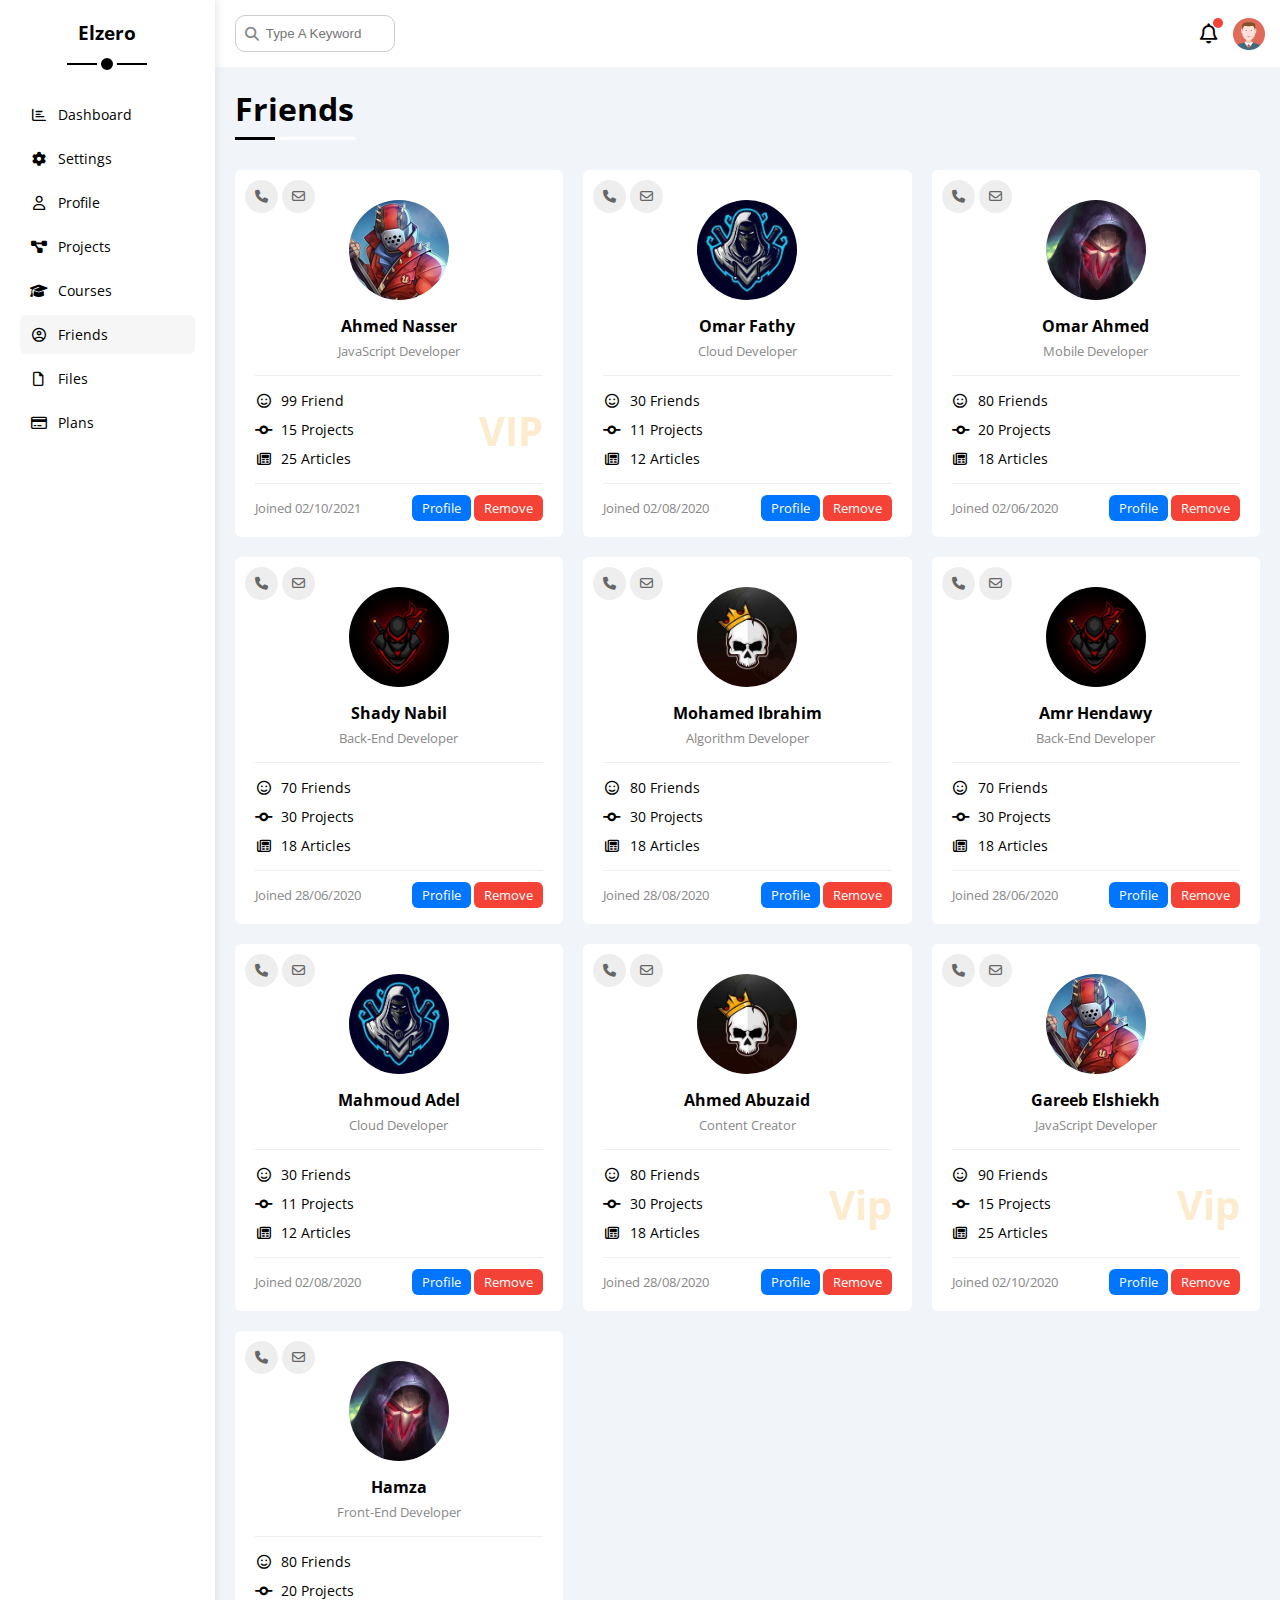
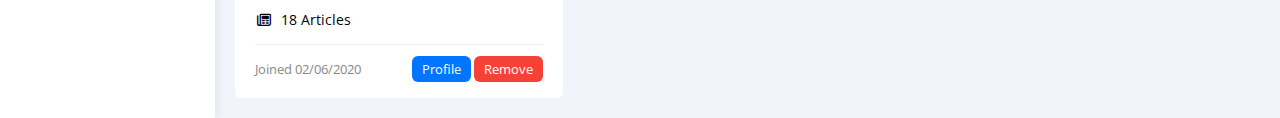
<file: friends.html>
<!DOCTYPE html>
<html lang="en">
  <head>
    <meta charset="UTF-8" />
    <meta http-equiv="X-UA-Compatible" content="IE=edge" />
    <meta name="viewport" content="width=device-width, initial-scale=1.0" />
    <title>Friends</title>
    <link rel="stylesheet" href="css/all.min.css" />
    <link rel="stylesheet" href="css/framework.css" />
    <link rel="stylesheet" href="css/master.css" />
    <link rel="preconnect" href="https://fonts.googleapis.com" />
    <link rel="preconnect" href="https://fonts.gstatic.com" crossorigin />
    <link href="https://fonts.googleapis.com/css2?family=Open+Sans:wght@300;500&display=swap" rel="stylesheet" />
  </head>
  <body>
    <div class="page d-flex">
      <div class="sidebar bg-white p-20 p-relative">
        <h3 class="p-relative txt-c mt-0">Elzero</h3>
        <ul>
          <li>
            <a class="d-flex align-center fs-14 c-black rad-6 p-10" href="index.html">
              <i class="fa-regular fa-chart-bar fa-fw"></i>
              <span>Dashboard</span>
            </a>
          </li>
          <li>
            <a class="d-flex align-center fs-14 c-black rad-6 p-10" href="settings.html">
              <i class="fa-solid fa-gear fa-fw"></i>
              <span>Settings</span>
            </a>
          </li>
          <li>
            <a class="d-flex align-center fs-14 c-black rad-6 p-10" href="profile.html">
              <i class="fa-regular fa-user fa-fw"></i>
              <span>Profile</span>
            </a>
          </li>
          <li>
            <a class="d-flex align-center fs-14 c-black rad-6 p-10" href="projects.html">
              <i class="fa-solid fa-diagram-project fa-fw"></i>
              <span>Projects</span>
            </a>
          </li>
          <li>
            <a class="d-flex align-center fs-14 c-black rad-6 p-10" href="courses.html">
              <i class="fa-solid fa-graduation-cap fa-fw"></i>
              <span>Courses</span>
            </a>
          </li>
          <li>
            <a class="active d-flex align-center fs-14 c-black rad-6 p-10" href="friends.html">
              <i class="fa-regular fa-circle-user fa-fw"></i>
              <span>Friends</span>
            </a>
          </li>
          <li>
            <a class="d-flex align-center fs-14 c-black rad-6 p-10" href="files.html">
              <i class="fa-regular fa-file fa-fw"></i>
              <span>Files</span>
            </a>
          </li>
          <li>
            <a class="d-flex align-center fs-14 c-black rad-6 p-10" href="plans.html">
              <i class="fa-regular fa-credit-card fa-fw"></i>
              <span>Plans</span>
            </a>
          </li>
        </ul>
      </div>
      <div class="content w-full">
        <!-- Start Head -->
        <div class="head bg-white p-15 between-flex">
          <div class="search p-relative">
            <input class="p-10" type="search" placeholder="Type A Keyword" />
          </div>
          <div class="icons d-flex align-center">
            <span class="notification p-relative">
              <i class="fa-regular fa-bell fa-lg"></i>
            </span>
            <img src="imgs/avatar.png" alt="" />
          </div>
        </div>
        <!-- End Head -->
        <h1 class="p-relative">Friends</h1>
        <div class="friends-page d-grid m-20 gap-20">
          <div class="friend bg-white rad-6 p-20 p-relative">
            <div class="contact">
              <i class="fa-solid fa-phone"></i>
              <i class="fa-regular fa-envelope"></i>
            </div>
            <div class="txt-c">
              <img class="rad-half mt-10 mb-10 w-100 h-100" src="imgs/friend-01.jpg" alt="" />
              <h4 class="m-0">Ahmed Nasser</h4>
              <p class="c-grey fs-13 mt-5 mb-0">JavaScript Developer</p>
            </div>
            <div class="icons fs-14 p-relative">
              <div class="mb-10">
                <i class="fa-regular fa-face-smile fa-fw"></i>
                <span>99 Friend</span>
              </div>
              <div class="mb-10">
                <i class="fa-solid fa-code-commit fa-fw"></i>
                <span>15 Projects</span>
              </div>
              <div>
                <i class="fa-regular fa-newspaper fa-fw"></i>
                <span>25 Articles</span>
              </div>
              <span class="vip fw-bold c-orange">VIP</span>
            </div>
            <div class="info between-flex fs-13">
              <span class="c-grey">Joined 02/10/2021</span>
              <div>
                <a class="bg-blue c-white btn-shape" href="profile.html">Profile</a>
                <a class="bg-red c-white btn-shape" href="#">Remove</a>
              </div>
            </div>
          </div>
          <div class="friend bg-white rad-6 p-20 p-relative">
            <div class="contact">
              <i class="fa-solid fa-phone"></i>
              <i class="fa-regular fa-envelope"></i>
            </div>
            <div class="txt-c">
              <img class="rad-half mt-10 mb-10 w-100 h-100" src="imgs/friend-02.jpg" alt="" />
              <h4 class="m-0">Omar Fathy</h4>
              <p class="c-grey fs-13 mt-5 mb-0">Cloud Developer</p>
            </div>
            <div class="icons fs-14 p-relative">
              <div class="mb-10">
                <i class="fa-regular fa-face-smile fa-fw"></i>
                <span>30 Friends</span>
              </div>
              <div class="mb-10">
                <i class="fa-solid fa-code-commit fa-fw"></i>
                <span>11 Projects</span>
              </div>
              <div>
                <i class="fa-regular fa-newspaper fa-fw"></i>
                <span>12 Articles</span>
              </div>
            </div>
            <div class="info between-flex fs-13">
              <span class="c-grey">Joined 02/08/2020</span>
              <div>
                <a class="bg-blue c-white btn-shape" href="profile.html">Profile</a>
                <a class="bg-red c-white btn-shape" href="">Remove</a>
              </div>
            </div>
          </div>
          <div class="friend bg-white rad-6 p-20 p-relative">
            <div class="contact">
              <i class="fa-solid fa-phone"></i>
              <i class="fa-regular fa-envelope"></i>
            </div>
            <div class="txt-c">
              <img class="rad-half mt-10 mb-10 w-100 h-100" src="imgs/friend-03.jpg" alt="" />
              <h4 class="m-0">Omar Ahmed</h4>
              <p class="c-grey fs-13 mt-5 mb-0">Mobile Developer</p>
            </div>
            <div class="icons fs-14 p-relative">
              <div class="mb-10">
                <i class="fa-regular fa-face-smile fa-fw"></i>
                <span>80 Friends</span>
              </div>
              <div class="mb-10">
                <i class="fa-solid fa-code-commit fa-fw"></i>
                <span>20 Projects</span>
              </div>
              <div>
                <i class="fa-regular fa-newspaper fa-fw"></i>
                <span>18 Articles</span>
              </div>
            </div>
            <div class="info between-flex fs-13">
              <span class="c-grey">Joined 02/06/2020</span>
              <div>
                <a class="bg-blue c-white btn-shape" href="profile.html">Profile</a>
                <a class="bg-red c-white btn-shape" href="">Remove</a>
              </div>
            </div>
          </div>
          <div class="friend bg-white rad-6 p-20 p-relative">
            <div class="contact">
              <i class="fa-solid fa-phone"></i>
              <i class="fa-regular fa-envelope"></i>
            </div>
            <div class="txt-c">
              <img class="rad-half mt-10 mb-10 w-100 h-100" src="imgs/friend-04.jpg" alt="" />
              <h4 class="m-0">Shady Nabil</h4>
              <p class="c-grey fs-13 mt-5 mb-0">Back-End Developer</p>
            </div>
            <div class="icons fs-14 p-relative">
              <div class="mb-10">
                <i class="fa-regular fa-face-smile fa-fw"></i>
                <span>70 Friends</span>
              </div>
              <div class="mb-10">
                <i class="fa-solid fa-code-commit fa-fw"></i>
                <span>30 Projects</span>
              </div>
              <div>
                <i class="fa-regular fa-newspaper fa-fw"></i>
                <span>18 Articles</span>
              </div>
            </div>
            <div class="info between-flex fs-13">
              <span class="c-grey">Joined 28/06/2020</span>
              <div>
                <a class="bg-blue c-white btn-shape" href="profile.html">Profile</a>
                <a class="bg-red c-white btn-shape" href="">Remove</a>
              </div>
            </div>
          </div>
          <div class="friend bg-white rad-6 p-20 p-relative">
            <div class="contact">
              <i class="fa-solid fa-phone"></i>
              <i class="fa-regular fa-envelope"></i>
            </div>
            <div class="txt-c">
              <img class="rad-half mt-10 mb-10 w-100 h-100" src="imgs/friend-05.jpg" alt="" />
              <h4 class="m-0">Mohamed Ibrahim</h4>
              <p class="c-grey fs-13 mt-5 mb-0">Algorithm Developer</p>
            </div>
            <div class="icons fs-14 p-relative">
              <div class="mb-10">
                <i class="fa-regular fa-face-smile fa-fw"></i>
                <span>80 Friends</span>
              </div>
              <div class="mb-10">
                <i class="fa-solid fa-code-commit fa-fw"></i>
                <span>30 Projects</span>
              </div>
              <div>
                <i class="fa-regular fa-newspaper fa-fw"></i>
                <span>18 Articles</span>
              </div>
            </div>
            <div class="info between-flex fs-13">
              <span class="c-grey">Joined 28/08/2020</span>
              <div>
                <a class="bg-blue c-white btn-shape" href="profile.html">Profile</a>
                <a class="bg-red c-white btn-shape" href="">Remove</a>
              </div>
            </div>
          </div>
          <div class="friend bg-white rad-6 p-20 p-relative">
            <div class="contact">
              <i class="fa-solid fa-phone"></i>
              <i class="fa-regular fa-envelope"></i>
            </div>
            <div class="txt-c">
              <img class="rad-half mt-10 mb-10 w-100 h-100" src="imgs/friend-04.jpg" alt="" />
              <h4 class="m-0">Amr Hendawy</h4>
              <p class="c-grey fs-13 mt-5 mb-0">Back-End Developer</p>
            </div>
            <div class="icons fs-14 p-relative">
              <div class="mb-10">
                <i class="fa-regular fa-face-smile fa-fw"></i>
                <span>70 Friends</span>
              </div>
              <div class="mb-10">
                <i class="fa-solid fa-code-commit fa-fw"></i>
                <span>30 Projects</span>
              </div>
              <div>
                <i class="fa-regular fa-newspaper fa-fw"></i>
                <span>18 Articles</span>
              </div>
            </div>
            <div class="info between-flex fs-13">
              <span class="c-grey">Joined 28/06/2020</span>
              <div>
                <a class="bg-blue c-white btn-shape" href="profile.html">Profile</a>
                <a class="bg-red c-white btn-shape" href="">Remove</a>
              </div>
            </div>
          </div>
          <div class="friend bg-white rad-6 p-20 p-relative">
            <div class="contact">
              <i class="fa-solid fa-phone"></i>
              <i class="fa-regular fa-envelope"></i>
            </div>
            <div class="txt-c">
              <img class="rad-half mt-10 mb-10 w-100 h-100" src="imgs/friend-02.jpg" alt="" />
              <h4 class="m-0">Mahmoud Adel</h4>
              <p class="c-grey fs-13 mt-5 mb-0">Cloud Developer</p>
            </div>
            <div class="icons fs-14 p-relative">
              <div class="mb-10">
                <i class="fa-regular fa-face-smile fa-fw"></i>
                <span>30 Friends</span>
              </div>
              <div class="mb-10">
                <i class="fa-solid fa-code-commit fa-fw"></i>
                <span>11 Projects</span>
              </div>
              <div>
                <i class="fa-regular fa-newspaper fa-fw"></i>
                <span>12 Articles</span>
              </div>
            </div>
            <div class="info between-flex fs-13">
              <span class="c-grey">Joined 02/08/2020</span>
              <div>
                <a class="bg-blue c-white btn-shape" href="profile.html">Profile</a>
                <a class="bg-red c-white btn-shape" href="">Remove</a>
              </div>
            </div>
          </div>
          <div class="friend bg-white rad-6 p-20 p-relative">
            <div class="contact">
              <i class="fa-solid fa-phone"></i>
              <i class="fa-regular fa-envelope"></i>
            </div>
            <div class="txt-c">
              <img class="rad-half mt-10 mb-10 w-100 h-100" src="imgs/friend-05.jpg" alt="" />
              <h4 class="m-0">Ahmed Abuzaid</h4>
              <p class="c-grey fs-13 mt-5 mb-0">Content Creator</p>
            </div>
            <div class="icons fs-14 p-relative">
              <div class="mb-10">
                <i class="fa-regular fa-face-smile fa-fw"></i>
                <span>80 Friends</span>
              </div>
              <div class="mb-10">
                <i class="fa-solid fa-code-commit fa-fw"></i>
                <span>30 Projects</span>
              </div>
              <div>
                <i class="fa-regular fa-newspaper fa-fw"></i>
                <span>18 Articles</span>
              </div>
              <span class="vip fw-bold c-orange">Vip</span>
            </div>
            <div class="info between-flex fs-13">
              <span class="c-grey">Joined 28/08/2020</span>
              <div>
                <a class="bg-blue c-white btn-shape" href="profile.html">Profile</a>
                <a class="bg-red c-white btn-shape" href="">Remove</a>
              </div>
            </div>
          </div>
          <div class="friend bg-white rad-6 p-20 p-relative">
            <div class="contact">
              <i class="fa-solid fa-phone"></i>
              <i class="fa-regular fa-envelope"></i>
            </div>
            <div class="txt-c">
              <img class="rad-half mt-10 mb-10 w-100 h-100" src="imgs/friend-01.jpg" alt="" />
              <h4 class="m-0">Gareeb Elshiekh</h4>
              <p class="c-grey fs-13 mt-5 mb-0">JavaScript Developer</p>
            </div>
            <div class="icons fs-14 p-relative">
              <div class="mb-10">
                <i class="fa-regular fa-face-smile fa-fw"></i>
                <span>90 Friends</span>
              </div>
              <div class="mb-10">
                <i class="fa-solid fa-code-commit fa-fw"></i>
                <span>15 Projects</span>
              </div>
              <div>
                <i class="fa-regular fa-newspaper fa-fw"></i>
                <span>25 Articles</span>
              </div>
              <span class="vip fw-bold c-orange">Vip</span>
            </div>
            <div class="info between-flex fs-13">
              <span class="c-grey">Joined 02/10/2020</span>
              <div>
                <a class="bg-blue c-white btn-shape" href="profile.html">Profile</a>
                <a class="bg-red c-white btn-shape" href="">Remove</a>
              </div>
            </div>
          </div>
          <div class="friend bg-white rad-6 p-20 p-relative">
            <div class="contact">
              <i class="fa-solid fa-phone"></i>
              <i class="fa-regular fa-envelope"></i>
            </div>
            <div class="txt-c">
              <img class="rad-half mt-10 mb-10 w-100 h-100" src="imgs/friend-03.jpg" alt="" />
              <h4 class="m-0">Hamza</h4>
              <p class="c-grey fs-13 mt-5 mb-0">Front-End Developer</p>
            </div>
            <div class="icons fs-14 p-relative">
              <div class="mb-10">
                <i class="fa-regular fa-face-smile fa-fw"></i>
                <span>80 Friends</span>
              </div>
              <div class="mb-10">
                <i class="fa-solid fa-code-commit fa-fw"></i>
                <span>20 Projects</span>
              </div>
              <div>
                <i class="fa-regular fa-newspaper fa-fw"></i>
                <span>18 Articles</span>
              </div>
            </div>
            <div class="info between-flex fs-13">
              <span class="c-grey">Joined 02/06/2020</span>
              <div>
                <a class="bg-blue c-white btn-shape" href="profile.html">Profile</a>
                <a class="bg-red c-white btn-shape" href="">Remove</a>
              </div>
            </div>
          </div>
        </div>
      </div>
    </div>
  </body>
</html>
</file>
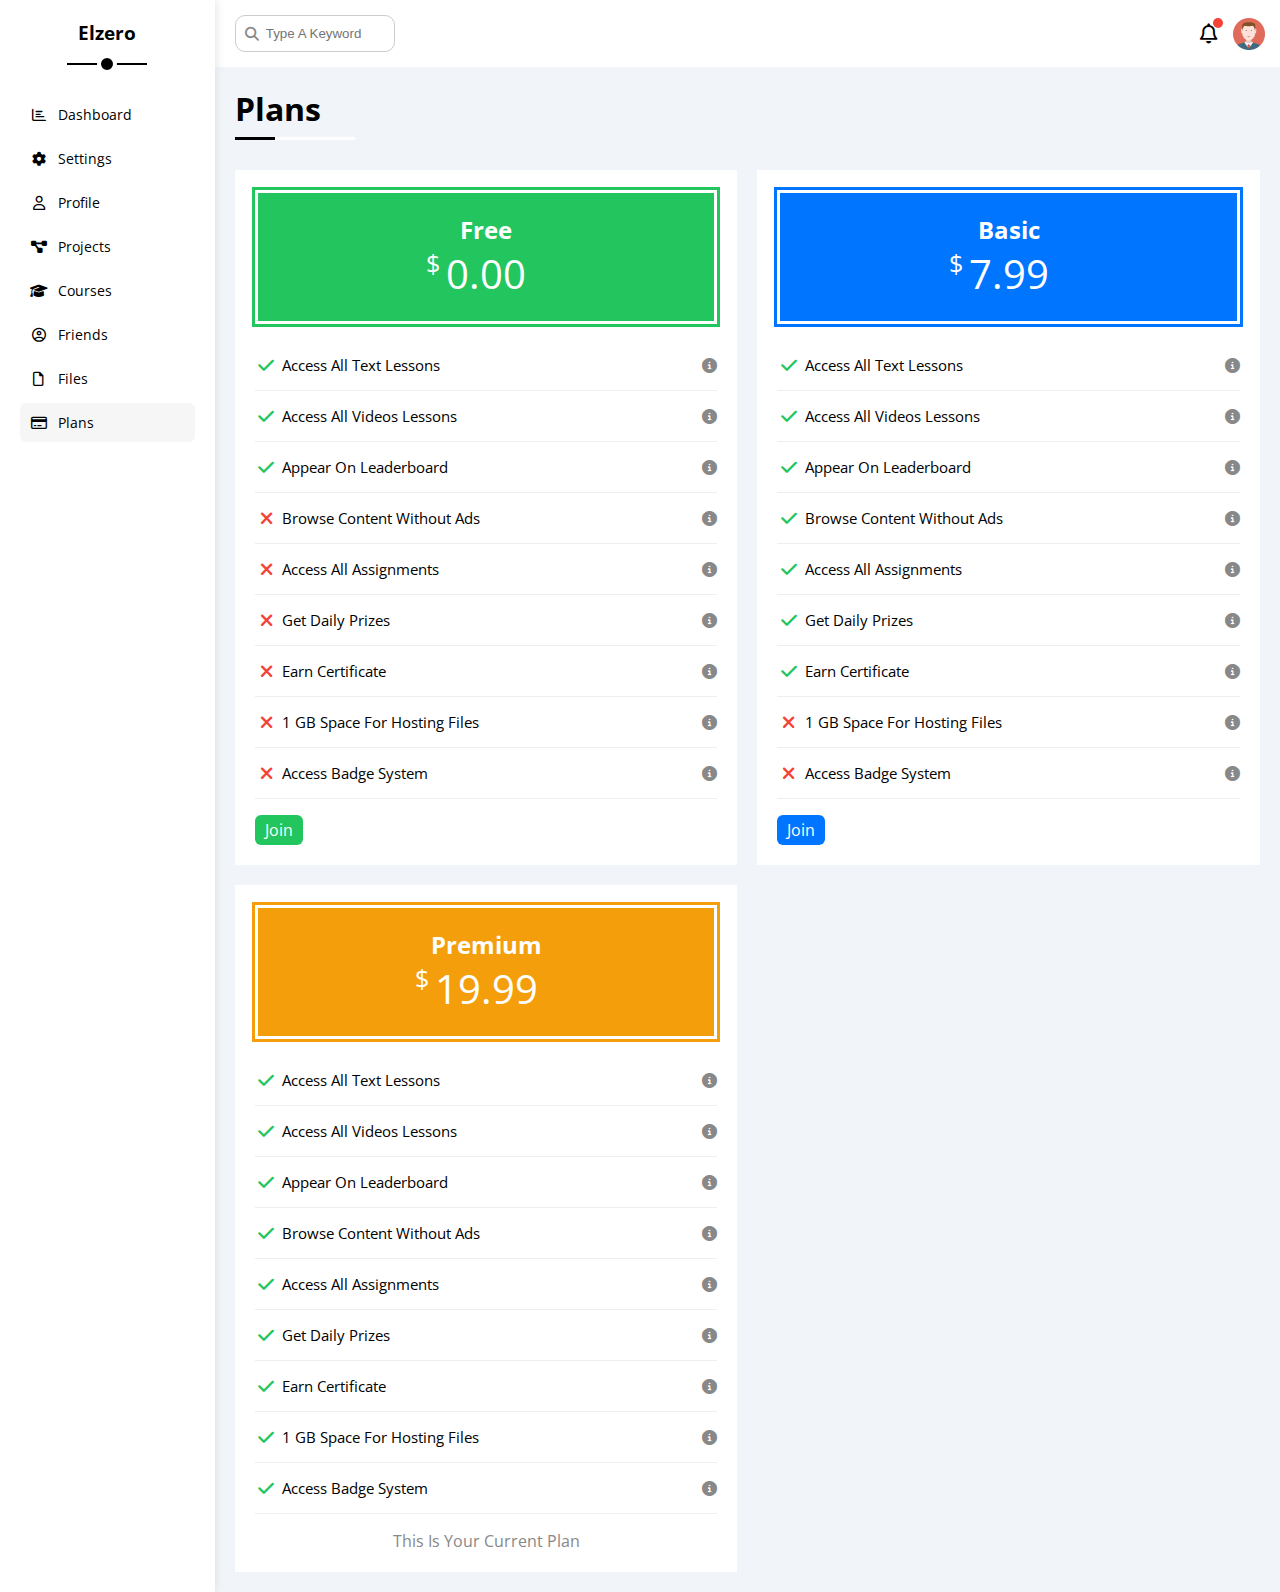
<file: plans.html>
<!DOCTYPE html>
<html lang="en">
  <head>
    <meta charset="UTF-8" />
    <meta http-equiv="X-UA-Compatible" content="IE=edge" />
    <meta name="viewport" content="width=device-width, initial-scale=1.0" />
    <title>Plans</title>
    <link rel="stylesheet" href="css/all.min.css" />
    <link rel="stylesheet" href="css/framework.css" />
    <link rel="stylesheet" href="css/master.css" />
    <link rel="preconnect" href="https://fonts.googleapis.com" />
    <link rel="preconnect" href="https://fonts.gstatic.com" crossorigin />
    <link href="https://fonts.googleapis.com/css2?family=Open+Sans:wght@300;500&display=swap" rel="stylesheet" />
  </head>
  <body>
    <div class="page d-flex">
      <div class="sidebar bg-white p-20 p-relative">
        <h3 class="p-relative txt-c mt-0">Elzero</h3>
        <ul>
          <li>
            <a class="d-flex align-center fs-14 c-black rad-6 p-10" href="index.html">
              <i class="fa-regular fa-chart-bar fa-fw"></i>
              <span>Dashboard</span>
            </a>
          </li>
          <li>
            <a class="d-flex align-center fs-14 c-black rad-6 p-10" href="settings.html">
              <i class="fa-solid fa-gear fa-fw"></i>
              <span>Settings</span>
            </a>
          </li>
          <li>
            <a class="d-flex align-center fs-14 c-black rad-6 p-10" href="profile.html">
              <i class="fa-regular fa-user fa-fw"></i>
              <span>Profile</span>
            </a>
          </li>
          <li>
            <a class="d-flex align-center fs-14 c-black rad-6 p-10" href="projects.html">
              <i class="fa-solid fa-diagram-project fa-fw"></i>
              <span>Projects</span>
            </a>
          </li>
          <li>
            <a class="d-flex align-center fs-14 c-black rad-6 p-10" href="courses.html">
              <i class="fa-solid fa-graduation-cap fa-fw"></i>
              <span>Courses</span>
            </a>
          </li>
          <li>
            <a class="d-flex align-center fs-14 c-black rad-6 p-10" href="friends.html">
              <i class="fa-regular fa-circle-user fa-fw"></i>
              <span>Friends</span>
            </a>
          </li>
          <li>
            <a class="d-flex align-center fs-14 c-black rad-6 p-10" href="files.html">
              <i class="fa-regular fa-file fa-fw"></i>
              <span>Files</span>
            </a>
          </li>
          <li>
            <a class="active d-flex align-center fs-14 c-black rad-6 p-10" href="plans.html">
              <i class="fa-regular fa-credit-card fa-fw"></i>
              <span>Plans</span>
            </a>
          </li>
        </ul>
      </div>
      <div class="content w-full">
        <!-- Start Head -->
        <div class="head bg-white p-15 between-flex">
          <div class="search p-relative">
            <input class="p-10" type="search" placeholder="Type A Keyword" />
          </div>
          <div class="icons d-flex align-center">
            <span class="notification p-relative">
              <i class="fa-regular fa-bell fa-lg"></i>
            </span>
            <img src="imgs/avatar.png" alt="" />
          </div>
        </div>
        <!-- End Head -->
        <h1 class="p-relative">Plans</h1>
        <div class="plans-page d-grid m-20 gap-20">
          <div class="plan green bg-white p-20">
            <div class="top bg-green txt-c p-20">
              <h2 class="m-0 c-white">Free</h2>
              <div class="price c-white"><span>$</span>0.00</div>
            </div>
            <ul>
              <li>
                <i class="fa-solid fa-check fa-fw yes"></i>
                <span>Access All Text Lessons</span>
                <i class="fa-solid fa-circle-info help"></i>
              </li>
              <li>
                <i class="fa-solid fa-check fa-fw yes"></i>
                <span>Access All Videos Lessons</span>
                <i class="fa-solid fa-circle-info help"></i>
              </li>
              <li>
                <i class="fa-solid fa-check fa-fw yes"></i>
                <span>Appear On Leaderboard</span>
                <i class="fa-solid fa-circle-info help"></i>
              </li>
              <li>
                <i class="fa-solid fa-xmark fa-fw"></i>
                <span>Browse Content Without Ads</span>
                <i class="fa-solid fa-circle-info help"></i>
              </li>
              <li>
                <i class="fa-solid fa-xmark fa-fw"></i>
                <span>Access All Assignments</span>
                <i class="fa-solid fa-circle-info help"></i>
              </li>
              <li>
                <i class="fa-solid fa-xmark fa-fw"></i>
                <span>Get Daily Prizes</span>
                <i class="fa-solid fa-circle-info help"></i>
              </li>
              <li>
                <i class="fa-solid fa-xmark fa-fw"></i>
                <span>Earn Certificate</span>
                <i class="fa-solid fa-circle-info help"></i>
              </li>
              <li>
                <i class="fa-solid fa-xmark fa-fw"></i>
                <span>1 GB Space For Hosting Files</span>
                <i class="fa-solid fa-circle-info help"></i>
              </li>
              <li>
                <i class="fa-solid fa-xmark fa-fw"></i>
                <span>Access Badge System</span>
                <i class="fa-solid fa-circle-info help"></i>
              </li>
            </ul>
            <a href="#" class="btn-shape bg-green c-white d-block w-fit">Join</a>
          </div>
          <!-- Start Plan -->
          <div class="plan blue bg-white p-20">
            <div class="top bg-blue txt-c p-20">
              <h2 class="m-0 c-white">Basic</h2>
              <div class="price c-white"><span>$</span>7.99</div>
            </div>
            <ul class="list-none p-0">
              <li>
                <i class="fa-solid fa-check fa-fw yes"></i>
                <span>Access All Text Lessons</span>
                <i class="fa-solid fa-circle-info help"></i>
              </li>
              <li>
                <i class="fa-solid fa-check fa-fw yes"></i>
                <span>Access All Videos Lessons</span>
                <i class="fa-solid fa-circle-info help"></i>
              </li>
              <li>
                <i class="fa-solid fa-check fa-fw yes"></i>
                <span>Appear On Leaderboard</span>
                <i class="fa-solid fa-circle-info help"></i>
              </li>
              <li>
                <i class="fa-solid fa-check fa-fw yes"></i>
                <span>Browse Content Without Ads</span>
                <i class="fa-solid fa-circle-info help"></i>
              </li>
              <li>
                <i class="fa-solid fa-check fa-fw yes"></i>
                <span>Access All Assignments</span>
                <i class="fa-solid fa-circle-info help"></i>
              </li>
              <li>
                <i class="fa-solid fa-check fa-fw yes"></i>
                <span>Get Daily Prizes</span>
                <i class="fa-solid fa-circle-info help"></i>
              </li>
              <li>
                <i class="fa-solid fa-check fa-fw yes"></i>
                <span>Earn Certificate</span>
                <i class="fa-solid fa-circle-info help"></i>
              </li>
              <li>
                <i class="fa-solid fa-xmark fa-fw"></i>
                <span>1 GB Space For Hosting Files</span>
                <i class="fa-solid fa-circle-info help"></i>
              </li>
              <li>
                <i class="fa-solid fa-xmark fa-fw"></i>
                <span>Access Badge System</span>
                <i class="fa-solid fa-circle-info help"></i>
              </li>
            </ul>
            <a href="#" class="btn-shape bg-blue c-white d-block w-fit">Join</a>
          </div>
          <!-- End Plan -->
          <!-- Start Plan -->
          <div class="plan orange bg-white p-20">
            <div class="top bg-orange txt-c p-20">
              <h2 class="m-0 c-white">Premium</h2>
              <div class="price c-white"><span>$</span>19.99</div>
            </div>
            <ul class="list-none p-0">
              <li>
                <i class="fa-solid fa-check fa-fw yes"></i>
                <span>Access All Text Lessons</span>
                <i class="fa-solid fa-circle-info help"></i>
              </li>
              <li>
                <i class="fa-solid fa-check fa-fw yes"></i>
                <span>Access All Videos Lessons</span>
                <i class="fa-solid fa-circle-info help"></i>
              </li>
              <li>
                <i class="fa-solid fa-check fa-fw yes"></i>
                <span>Appear On Leaderboard</span>
                <i class="fa-solid fa-circle-info help"></i>
              </li>
              <li>
                <i class="fa-solid fa-check fa-fw yes"></i>
                <span>Browse Content Without Ads</span>
                <i class="fa-solid fa-circle-info help"></i>
              </li>
              <li>
                <i class="fa-solid fa-check fa-fw yes"></i>
                <span>Access All Assignments</span>
                <i class="fa-solid fa-circle-info help"></i>
              </li>
              <li>
                <i class="fa-solid fa-check fa-fw yes"></i>
                <span>Get Daily Prizes</span>
                <i class="fa-solid fa-circle-info help"></i>
              </li>
              <li>
                <i class="fa-solid fa-check fa-fw yes"></i>
                <span>Earn Certificate</span>
                <i class="fa-solid fa-circle-info help"></i>
              </li>
              <li>
                <i class="fa-solid fa-check fa-fw yes"></i>
                <span>1 GB Space For Hosting Files</span>
                <i class="fa-solid fa-circle-info help"></i>
              </li>
              <li>
                <i class="fa-solid fa-check fa-fw yes"></i>
                <span>Access Badge System</span>
                <i class="fa-solid fa-circle-info help"></i>
              </li>
            </ul>
            <p class="c-grey m-0 txt-c">This Is Your Current Plan</p>
          </div>
          <!-- End Plan -->
        </div>
      </div>
    </div>
  </body>
</html>
</file>
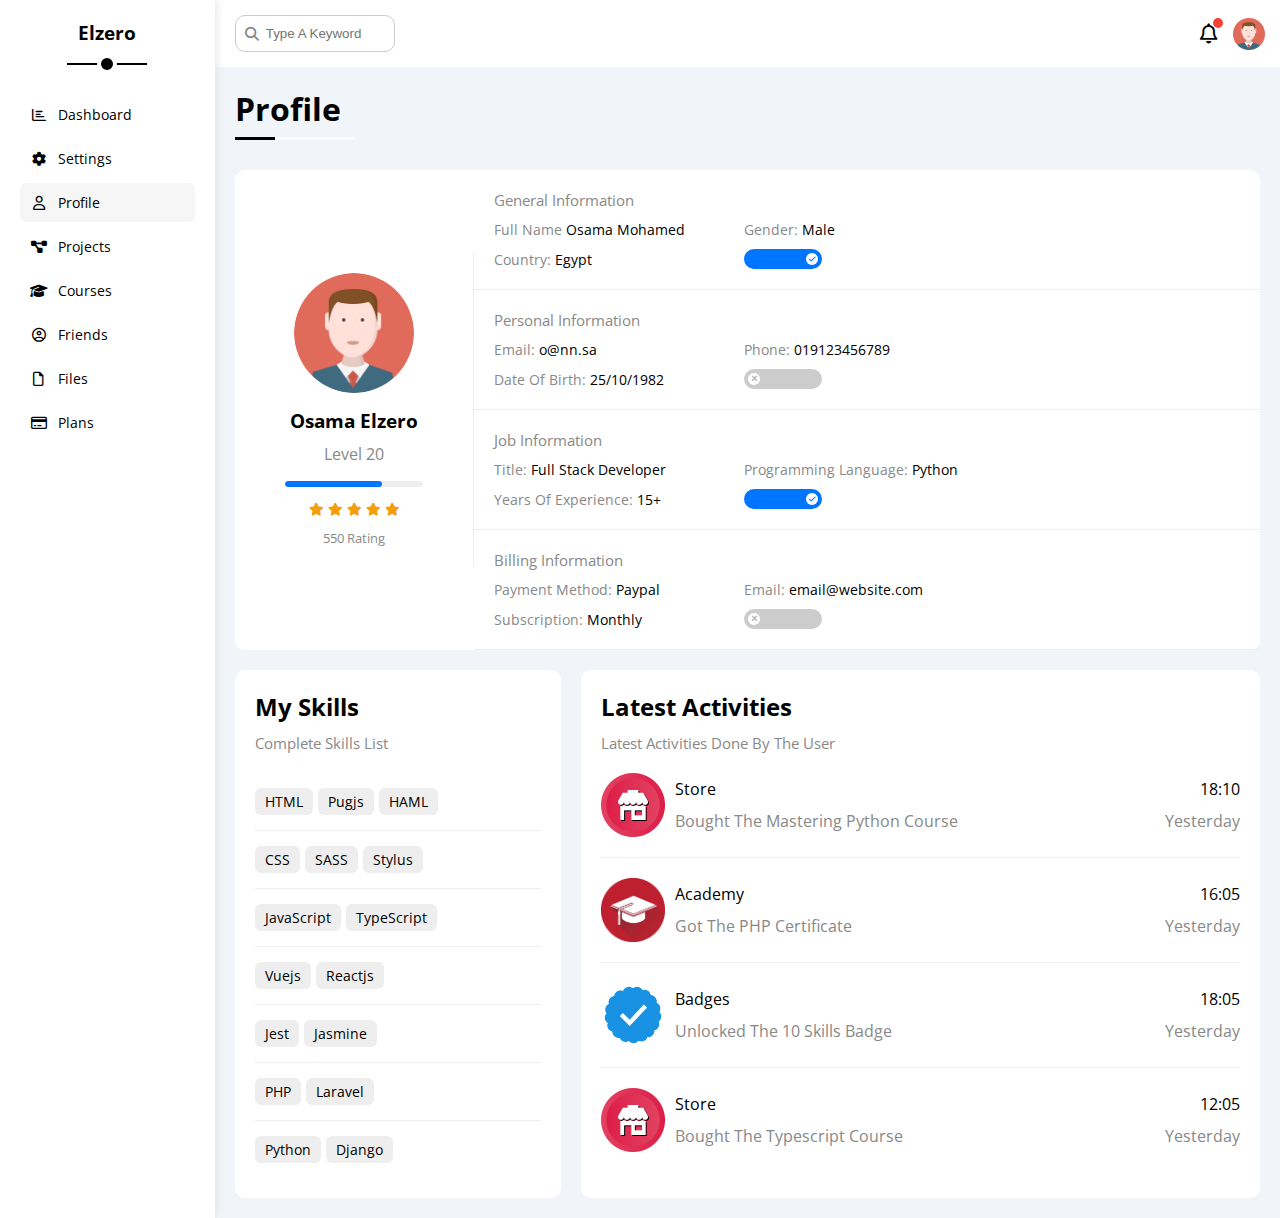
<file: profile.html>
<!DOCTYPE html>
<html lang="en">
  <head>
    <meta charset="UTF-8" />
    <meta http-equiv="X-UA-Compatible" content="IE=edge" />
    <meta name="viewport" content="width=device-width, initial-scale=1.0" />
    <title>Profile</title>
    <link rel="stylesheet" href="css/all.min.css" />
    <link rel="stylesheet" href="css/framework.css" />
    <link rel="stylesheet" href="css/master.css" />
    <link rel="preconnect" href="https://fonts.googleapis.com" />
    <link rel="preconnect" href="https://fonts.gstatic.com" crossorigin />
    <link href="https://fonts.googleapis.com/css2?family=Open+Sans:wght@300;500&display=swap" rel="stylesheet" />
  </head>
  <body>
    <div class="page d-flex">
      <div class="sidebar bg-white p-20 p-relative">
        <h3 class="p-relative txt-c mt-0">Elzero</h3>
        <ul>
          <li>
            <a class="d-flex align-center fs-14 c-black rad-6 p-10" href="index.html">
              <i class="fa-regular fa-chart-bar fa-fw"></i>
              <span>Dashboard</span>
            </a>
          </li>
          <li>
            <a class="d-flex align-center fs-14 c-black rad-6 p-10" href="settings.html">
              <i class="fa-solid fa-gear fa-fw"></i>
              <span>Settings</span>
            </a>
          </li>
          <li>
            <a class="active d-flex align-center fs-14 c-black rad-6 p-10" href="profile.html">
              <i class="fa-regular fa-user fa-fw"></i>
              <span>Profile</span>
            </a>
          </li>
          <li>
            <a class="d-flex align-center fs-14 c-black rad-6 p-10" href="projects.html">
              <i class="fa-solid fa-diagram-project fa-fw"></i>
              <span>Projects</span>
            </a>
          </li>
          <li>
            <a class="d-flex align-center fs-14 c-black rad-6 p-10" href="courses.html">
              <i class="fa-solid fa-graduation-cap fa-fw"></i>
              <span>Courses</span>
            </a>
          </li>
          <li>
            <a class="d-flex align-center fs-14 c-black rad-6 p-10" href="friends.html">
              <i class="fa-regular fa-circle-user fa-fw"></i>
              <span>Friends</span>
            </a>
          </li>
          <li>
            <a class="d-flex align-center fs-14 c-black rad-6 p-10" href="files.html">
              <i class="fa-regular fa-file fa-fw"></i>
              <span>Files</span>
            </a>
          </li>
          <li>
            <a class="d-flex align-center fs-14 c-black rad-6 p-10" href="plans.html">
              <i class="fa-regular fa-credit-card fa-fw"></i>
              <span>Plans</span>
            </a>
          </li>
        </ul>
      </div>
      <div class="content w-full">
        <!-- Start Head -->
        <div class="head bg-white p-15 between-flex">
          <div class="search p-relative">
            <input class="p-10" type="search" placeholder="Type A Keyword" />
          </div>
          <div class="icons d-flex align-center">
            <span class="notification p-relative">
              <i class="fa-regular fa-bell fa-lg"></i>
            </span>
            <img src="imgs/avatar.png" alt="" />
          </div>
        </div>
        <!-- End Head -->
        <h1 class="p-relative">Profile</h1>
        <div class="profile-page m-20">
          <!-- Start Overview -->
          <div class="overview bg-white rad-10 d-flex align-center">
            <div class="avatar-box txt-c p-20">
              <img class="rad-half mb-10" src="imgs/avatar.png" alt="" />
              <h3 class="m-0">Osama Elzero</h3>
              <p class="c-grey mt-10">Level 20</p>
              <div class="level rad-6 bg-eee p-relative">
                <span style="width: 70%"></span>
              </div>
              <div class="rating mt-10 mb-10">
                <i class="fa-solid fa-star c-orange fs-13"></i>
                <i class="fa-solid fa-star c-orange fs-13"></i>
                <i class="fa-solid fa-star c-orange fs-13"></i>
                <i class="fa-solid fa-star c-orange fs-13"></i>
                <i class="fa-solid fa-star c-orange fs-13"></i>
              </div>
              <p class="c-grey m-0 fs-13">550 Rating</p>
            </div>
            <div class="info-box w-full txt-c-mobile">
              <!-- Start Information Row -->
              <div class="box p-20 d-flex align-center">
                <h4 class="c-grey fs-15 m-0 w-full">General Information</h4>
                <div class="fs-14">
                  <span class="c-grey">Full Name</span>
                  <span>Osama Mohamed</span>
                </div>
                <div class="fs-14">
                  <span class="c-grey">Gender:</span>
                  <span>Male</span>
                </div>
                <div class="fs-14">
                  <span class="c-grey">Country:</span>
                  <span>Egypt</span>
                </div>
                <div class="fs-14">
                  <label>
                    <input class="toggle-checkbox" type="checkbox" checked />
                    <div class="toggle-switch"></div>
                  </label>
                </div>
              </div>
              <!-- End Information Row -->
              <!-- Start Information Row -->
              <div class="box p-20 d-flex align-center">
                <h4 class="c-grey w-full fs-15 m-0">Personal Information</h4>
                <div class="fs-14">
                  <span class="c-grey">Email:</span>
                  <span>o@nn.sa</span>
                </div>
                <div class="fs-14">
                  <span class="c-grey">Phone:</span>
                  <span>019123456789</span>
                </div>
                <div class="fs-14">
                  <span class="c-grey">Date Of Birth:</span>
                  <span>25/10/1982</span>
                </div>
                <div class="fs-14">
                  <label>
                    <input class="toggle-checkbox" type="checkbox" />
                    <div class="toggle-switch"></div>
                  </label>
                </div>
              </div>
              <!-- End Information Row -->
              <!-- Start Information Row -->
              <div class="box p-20 d-flex align-center">
                <h4 class="c-grey w-full fs-15 m-0">Job Information</h4>
                <div class="fs-14">
                  <span class="c-grey">Title:</span>
                  <span>Full Stack Developer</span>
                </div>
                <div class="fs-14">
                  <span class="c-grey">Programming Language:</span>
                  <span>Python</span>
                </div>
                <div class="fs-14">
                  <span class="c-grey">Years Of Experience:</span>
                  <span>15+</span>
                </div>
                <div class="fs-14">
                  <label>
                    <input class="toggle-checkbox" type="checkbox" checked />
                    <div class="toggle-switch"></div>
                  </label>
                </div>
              </div>
              <!-- End Information Row -->
              <!-- Start Information Row -->
              <div class="box p-20 d-flex align-center">
                <h4 class="c-grey w-full fs-15 m-0">Billing Information</h4>
                <div class="fs-14">
                  <span class="c-grey">Payment Method:</span>
                  <span>Paypal</span>
                </div>
                <div class="fs-14">
                  <span class="c-grey">Email:</span>
                  <span>email@website.com</span>
                </div>
                <div class="fs-14">
                  <span class="c-grey">Subscription:</span>
                  <span>Monthly</span>
                </div>
                <div class="fs-14">
                  <label>
                    <input class="toggle-checkbox" type="checkbox" />
                    <div class="toggle-switch"></div>
                  </label>
                </div>
              </div>
              <!-- End Information Row -->
            </div>
          </div>
          <!-- End Overview -->
          <!-- Start Other Data -->
          <div class="other-data d-flex gap-20">
            <div class="skills-card p-20 bg-white rad-10 mt-20">
              <h2 class="mt-0 mb-10">My Skills</h2>
              <p class="mt-0 mb-20 c-grey fs-15">Complete Skills List</p>
              <ul class="m-0 txt-c-mobile">
                <li><span>HTML</span><span>Pugjs</span><span>HAML</span></li>
                <li><span>CSS</span><span>SASS</span><span>Stylus</span></li>
                <li><span>JavaScript</span><span>TypeScript</span></li>
                <li><span>Vuejs</span><span>Reactjs</span></li>
                <li><span>Jest</span><span>Jasmine</span></li>
                <li><span>PHP</span><span>Laravel</span></li>
                <li><span>Python</span><span>Django</span></li>
              </ul>
            </div>
            <div class="activities p-20 bg-white rad-10 mt-20">
              <h2 class="mt-0 mb-10">Latest Activities</h2>
              <p class="mt-0 mb-20 c-grey fs-15">Latest Activities Done By The User</p>
              <div class="activity d-flex align-center txt-c-mobile">
                <img src="imgs/activity-01.png" alt="" />
                <div class="info">
                  <span class="d-block mb-10">Store</span>
                  <span class="c-grey">Bought The Mastering Python Course</span>
                </div>
                <div class="date">
                  <span class="d-block mb-10">18:10</span>
                  <span class="c-grey">Yesterday</span>
                </div>
              </div>
              <div class="activity d-flex align-center txt-c-mobile">
                <img src="imgs/activity-02.png" alt="" />
                <div class="info">
                  <span class="d-block mb-10">Academy</span>
                  <span class="c-grey">Got The PHP Certificate</span>
                </div>
                <div class="date">
                  <span class="d-block mb-10">16:05</span>
                  <span class="c-grey">Yesterday</span>
                </div>
              </div>
              <div class="activity d-flex align-center txt-c-mobile">
                <img src="imgs/activity-03.png" alt="" />
                <div class="info">
                  <span class="d-block mb-10">Badges</span>
                  <span class="c-grey">Unlocked The 10 Skills Badge</span>
                </div>
                <div class="date">
                  <span class="d-block mb-10">18:05</span>
                  <span class="c-grey">Yesterday</span>
                </div>
              </div>
              <div class="activity d-flex align-center txt-c-mobile">
                <img src="imgs/activity-01.png" alt="" />
                <div class="info">
                  <span class="d-block mb-10">Store</span>
                  <span class="c-grey">Bought The Typescript Course</span>
                </div>
                <div class="date">
                  <span class="d-block mb-10">12:05</span>
                  <span class="c-grey">Yesterday</span>
                </div>
              </div>
            </div>
          </div>
          <!-- End Other Data -->
        </div>
      </div>
    </div>
  </body>
</html>
</file>
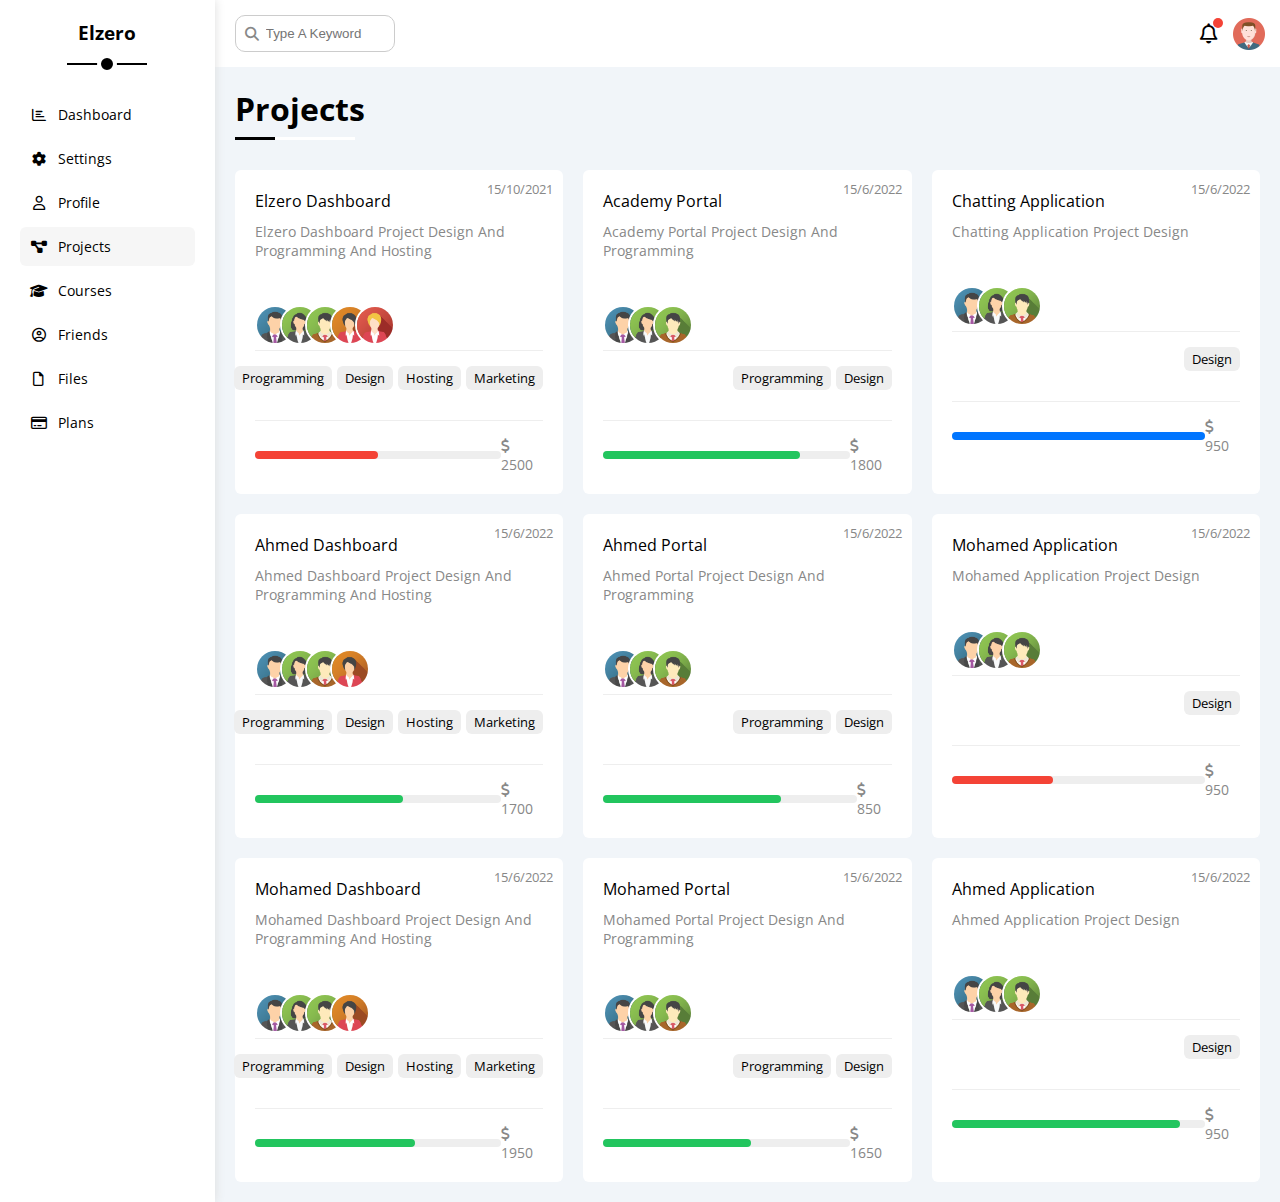
<file: projects.html>
<!DOCTYPE html>
<html lang="en">
  <head>
    <meta charset="UTF-8" />
    <meta http-equiv="X-UA-Compatible" content="IE=edge" />
    <meta name="viewport" content="width=device-width, initial-scale=1.0" />
    <title>Projects</title>
    <link rel="stylesheet" href="css/all.min.css" />
    <link rel="stylesheet" href="css/framework.css" />
    <link rel="stylesheet" href="css/master.css" />
    <link rel="preconnect" href="https://fonts.googleapis.com" />
    <link rel="preconnect" href="https://fonts.gstatic.com" crossorigin />
    <link href="https://fonts.googleapis.com/css2?family=Open+Sans:wght@300;500&display=swap" rel="stylesheet" />
  </head>
  <body>
    <div class="page d-flex">
      <div class="sidebar bg-white p-20 p-relative">
        <h3 class="p-relative txt-c mt-0">Elzero</h3>
        <ul>
          <li>
            <a class="d-flex align-center fs-14 c-black rad-6 p-10" href="index.html">
              <i class="fa-regular fa-chart-bar fa-fw"></i>
              <span>Dashboard</span>
            </a>
          </li>
          <li>
            <a class="d-flex align-center fs-14 c-black rad-6 p-10" href="settings.html">
              <i class="fa-solid fa-gear fa-fw"></i>
              <span>Settings</span>
            </a>
          </li>
          <li>
            <a class="d-flex align-center fs-14 c-black rad-6 p-10" href="profile.html">
              <i class="fa-regular fa-user fa-fw"></i>
              <span>Profile</span>
            </a>
          </li>
          <li>
            <a class="active d-flex align-center fs-14 c-black rad-6 p-10" href="projects.html">
              <i class="fa-solid fa-diagram-project fa-fw"></i>
              <span>Projects</span>
            </a>
          </li>
          <li>
            <a class="d-flex align-center fs-14 c-black rad-6 p-10" href="courses.html">
              <i class="fa-solid fa-graduation-cap fa-fw"></i>
              <span>Courses</span>
            </a>
          </li>
          <li>
            <a class="d-flex align-center fs-14 c-black rad-6 p-10" href="friends.html">
              <i class="fa-regular fa-circle-user fa-fw"></i>
              <span>Friends</span>
            </a>
          </li>
          <li>
            <a class="d-flex align-center fs-14 c-black rad-6 p-10" href="files.html">
              <i class="fa-regular fa-file fa-fw"></i>
              <span>Files</span>
            </a>
          </li>
          <li>
            <a class="d-flex align-center fs-14 c-black rad-6 p-10" href="plans.html">
              <i class="fa-regular fa-credit-card fa-fw"></i>
              <span>Plans</span>
            </a>
          </li>
        </ul>
      </div>
      <div class="content w-full">
        <!-- Start Head -->
        <div class="head bg-white p-15 between-flex">
          <div class="search p-relative">
            <input class="p-10" type="search" placeholder="Type A Keyword" />
          </div>
          <div class="icons d-flex align-center">
            <span class="notification p-relative">
              <i class="fa-regular fa-bell fa-lg"></i>
            </span>
            <img src="imgs/avatar.png" alt="" />
          </div>
        </div>
        <!-- End Head -->
        <h1 class="p-relative">Projects</h1>
        <div class="projects-page d-grid m-20 gap-20">
          <div class="project bg-white p-20 rad-6 p-relative">
            <span class="date fs-13 c-grey">15/10/2021</span>
            <h4 class="m-0">Elzero Dashboard</h4>
            <p class="c-grey mt-10 mb-10 fs-14">Elzero Dashboard Project Design And Programming And Hosting</p>
            <div class="team">
              <a href="#"><img src="imgs/team-01.png" alt="" /></a>
              <a href="#"><img src="imgs/team-02.png" alt="" /></a>
              <a href="#"><img src="imgs/team-03.png" alt="" /></a>
              <a href="#"><img src="imgs/team-04.png" alt="" /></a>
              <a href="#"><img src="imgs/team-05.png" alt="" /></a>
            </div>
            <div class="do d-flex">
              <span class="fs-13 rad-6 bg-eee">Programming</span>
              <span class="fs-13 rad-6 bg-eee">Design</span>
              <span class="fs-13 rad-6 bg-eee">Hosting</span>
              <span class="fs-13 rad-6 bg-eee">Marketing</span>
            </div>
            <div class="info between-flex">
              <div class="prog bg-eee">
                <span class="bg-red" style="width: 50%"></span>
              </div>
              <div class="fs-14 c-grey">
                <i class="fa-solid fa-dollar-sign"></i>
                2500
              </div>
            </div>
          </div>
          <div class="project bg-white p-20 rad-6 p-relative">
            <span class="date fs-13 c-grey">15/6/2022</span>
            <h4 class="m-0">Academy Portal</h4>
            <p class="c-grey mt-10 mb-10 fs-14">Academy Portal Project Design And Programming</p>
            <div class="team">
              <a href="#"><img src="imgs/team-01.png" alt="" /></a>
              <a href="#"><img src="imgs/team-02.png" alt="" /></a>
              <a href="#"><img src="imgs/team-03.png" alt="" /></a>
            </div>
            <div class="do d-flex">
              <span class="fs-13 rad-6 bg-eee">Programming</span>
              <span class="fs-13 rad-6 bg-eee">Design</span>
            </div>
            <div class="info between-flex">
              <div class="prog bg-eee">
                <span class="bg-green" style="width: 80%"></span>
              </div>
              <div class="fs-14 c-grey">
                <i class="fa-solid fa-dollar-sign"></i>
                1800
              </div>
            </div>
          </div>
          <div class="project bg-white p-20 rad-6 p-relative">
            <span class="date fs-13 c-grey">15/6/2022</span>
            <h4 class="m-0">Chatting Application</h4>
            <p class="c-grey mt-10 mb-10 fs-14">Chatting Application Project Design</p>
            <div class="team">
              <a href="#"><img src="imgs/team-01.png" alt="" /></a>
              <a href="#"><img src="imgs/team-02.png" alt="" /></a>
              <a href="#"><img src="imgs/team-03.png" alt="" /></a>
            </div>
            <div class="do d-flex">
              <span class="fs-13 rad-6 bg-eee">Design</span>
            </div>
            <div class="info between-flex">
              <div class="prog bg-eee">
                <span class="bg-blue" style="width: 100%"></span>
              </div>
              <div class="fs-14 c-grey">
                <i class="fa-solid fa-dollar-sign"></i>
                950
              </div>
            </div>
          </div>
          <div class="project bg-white p-20 rad-6 p-relative">
            <span class="date fs-13 c-grey">15/6/2022</span>
            <h4 class="m-0">Ahmed Dashboard</h4>
            <p class="c-grey mt-10 mb-10 fs-14">Ahmed Dashboard Project Design And Programming And Hosting</p>
            <div class="team">
              <a href="#"><img src="imgs/team-01.png" alt="" /></a>
              <a href="#"><img src="imgs/team-02.png" alt="" /></a>
              <a href="#"><img src="imgs/team-03.png" alt="" /></a>
              <a href="#"><img src="imgs/team-04.png" alt="" /></a>
            </div>
            <div class="do d-flex">
              <span class="fs-13 rad-6 bg-eee">Programming</span>
              <span class="fs-13 rad-6 bg-eee">Design</span>
              <span class="fs-13 rad-6 bg-eee">Hosting</span>
              <span class="fs-13 rad-6 bg-eee">Marketing</span>
            </div>
            <div class="info between-flex">
              <div class="prog bg-eee">
                <span class="bg-green" style="width: 60%"></span>
              </div>
              <div class="fs-14 c-grey">
                <i class="fa-solid fa-dollar-sign"></i>
                1700
              </div>
            </div>
          </div>
          <div class="project bg-white p-20 rad-6 p-relative">
            <span class="date fs-13 c-grey">15/6/2022</span>
            <h4 class="m-0">Ahmed Portal</h4>
            <p class="c-grey mt-10 mb-10 fs-14">Ahmed Portal Project Design And Programming</p>
            <div class="team">
              <a href="#"><img src="imgs/team-01.png" alt="" /></a>
              <a href="#"><img src="imgs/team-02.png" alt="" /></a>
              <a href="#"><img src="imgs/team-03.png" alt="" /></a>
            </div>
            <div class="do d-flex">
              <span class="fs-13 rad-6 bg-eee">Programming</span>
              <span class="fs-13 rad-6 bg-eee">Design</span>
            </div>
            <div class="info between-flex">
              <div class="prog bg-eee">
                <span class="bg-green" style="width: 70%"></span>
              </div>
              <div class="fs-14 c-grey">
                <i class="fa-solid fa-dollar-sign"></i>
                850
              </div>
            </div>
          </div>
          <div class="project bg-white p-20 rad-6 p-relative">
            <span class="date fs-13 c-grey">15/6/2022</span>
            <h4 class="m-0">Mohamed Application</h4>
            <p class="c-grey mt-10 mb-10 fs-14">Mohamed Application Project Design</p>
            <div class="team">
              <a href="#"><img src="imgs/team-01.png" alt="" /></a>
              <a href="#"><img src="imgs/team-02.png" alt="" /></a>
              <a href="#"><img src="imgs/team-03.png" alt="" /></a>
            </div>
            <div class="do d-flex">
              <span class="fs-13 rad-6 bg-eee">Design</span>
            </div>
            <div class="info between-flex">
              <div class="prog bg-eee">
                <span class="bg-red" style="width: 40%"></span>
              </div>
              <div class="fs-14 c-grey">
                <i class="fa-solid fa-dollar-sign"></i>
                950
              </div>
            </div>
          </div>
          <div class="project bg-white p-20 rad-6 p-relative">
            <span class="date fs-13 c-grey">15/6/2022</span>
            <h4 class="m-0">Mohamed Dashboard</h4>
            <p class="c-grey mt-10 mb-10 fs-14">Mohamed Dashboard Project Design And Programming And Hosting</p>
            <div class="team">
              <a href="#"><img src="imgs/team-01.png" alt="" /></a>
              <a href="#"><img src="imgs/team-02.png" alt="" /></a>
              <a href="#"><img src="imgs/team-03.png" alt="" /></a>
              <a href="#"><img src="imgs/team-04.png" alt="" /></a>
            </div>
            <div class="do d-flex">
              <span class="fs-13 rad-6 bg-eee">Programming</span>
              <span class="fs-13 rad-6 bg-eee">Design</span>
              <span class="fs-13 rad-6 bg-eee">Hosting</span>
              <span class="fs-13 rad-6 bg-eee">Marketing</span>
            </div>
            <div class="info between-flex">
              <div class="prog bg-eee">
                <span class="bg-green" style="width: 65%"></span>
              </div>
              <div class="fs-14 c-grey">
                <i class="fa-solid fa-dollar-sign"></i>
                1950
              </div>
            </div>
          </div>
          <div class="project bg-white p-20 rad-6 p-relative">
            <span class="date fs-13 c-grey">15/6/2022</span>
            <h4 class="m-0">Mohamed Portal</h4>
            <p class="c-grey mt-10 mb-10 fs-14">Mohamed Portal Project Design And Programming</p>
            <div class="team">
              <a href="#"><img src="imgs/team-01.png" alt="" /></a>
              <a href="#"><img src="imgs/team-02.png" alt="" /></a>
              <a href="#"><img src="imgs/team-03.png" alt="" /></a>
            </div>
            <div class="do d-flex">
              <span class="fs-13 rad-6 bg-eee">Programming</span>
              <span class="fs-13 rad-6 bg-eee">Design</span>
            </div>
            <div class="info between-flex">
              <div class="prog bg-eee">
                <span class="bg-green" style="width: 60%"></span>
              </div>
              <div class="fs-14 c-grey">
                <i class="fa-solid fa-dollar-sign"></i>
                1650
              </div>
            </div>
          </div>
          <div class="project bg-white p-20 rad-6 p-relative">
            <span class="date fs-13 c-grey">15/6/2022</span>
            <h4 class="m-0">Ahmed Application</h4>
            <p class="c-grey mt-10 mb-10 fs-14">Ahmed Application Project Design</p>
            <div class="team">
              <a href="#"><img src="imgs/team-01.png" alt="" /></a>
              <a href="#"><img src="imgs/team-02.png" alt="" /></a>
              <a href="#"><img src="imgs/team-03.png" alt="" /></a>
            </div>
            <div class="do d-flex">
              <span class="fs-13 rad-6 bg-eee">Design</span>
            </div>
            <div class="info between-flex">
              <div class="prog bg-eee">
                <span class="bg-green" style="width: 90%"></span>
              </div>
              <div class="fs-14 c-grey">
                <i class="fa-solid fa-dollar-sign"></i>
                950
              </div>
            </div>
          </div>
        </div>
      </div>
    </div>
  </body>
</html>
</file>
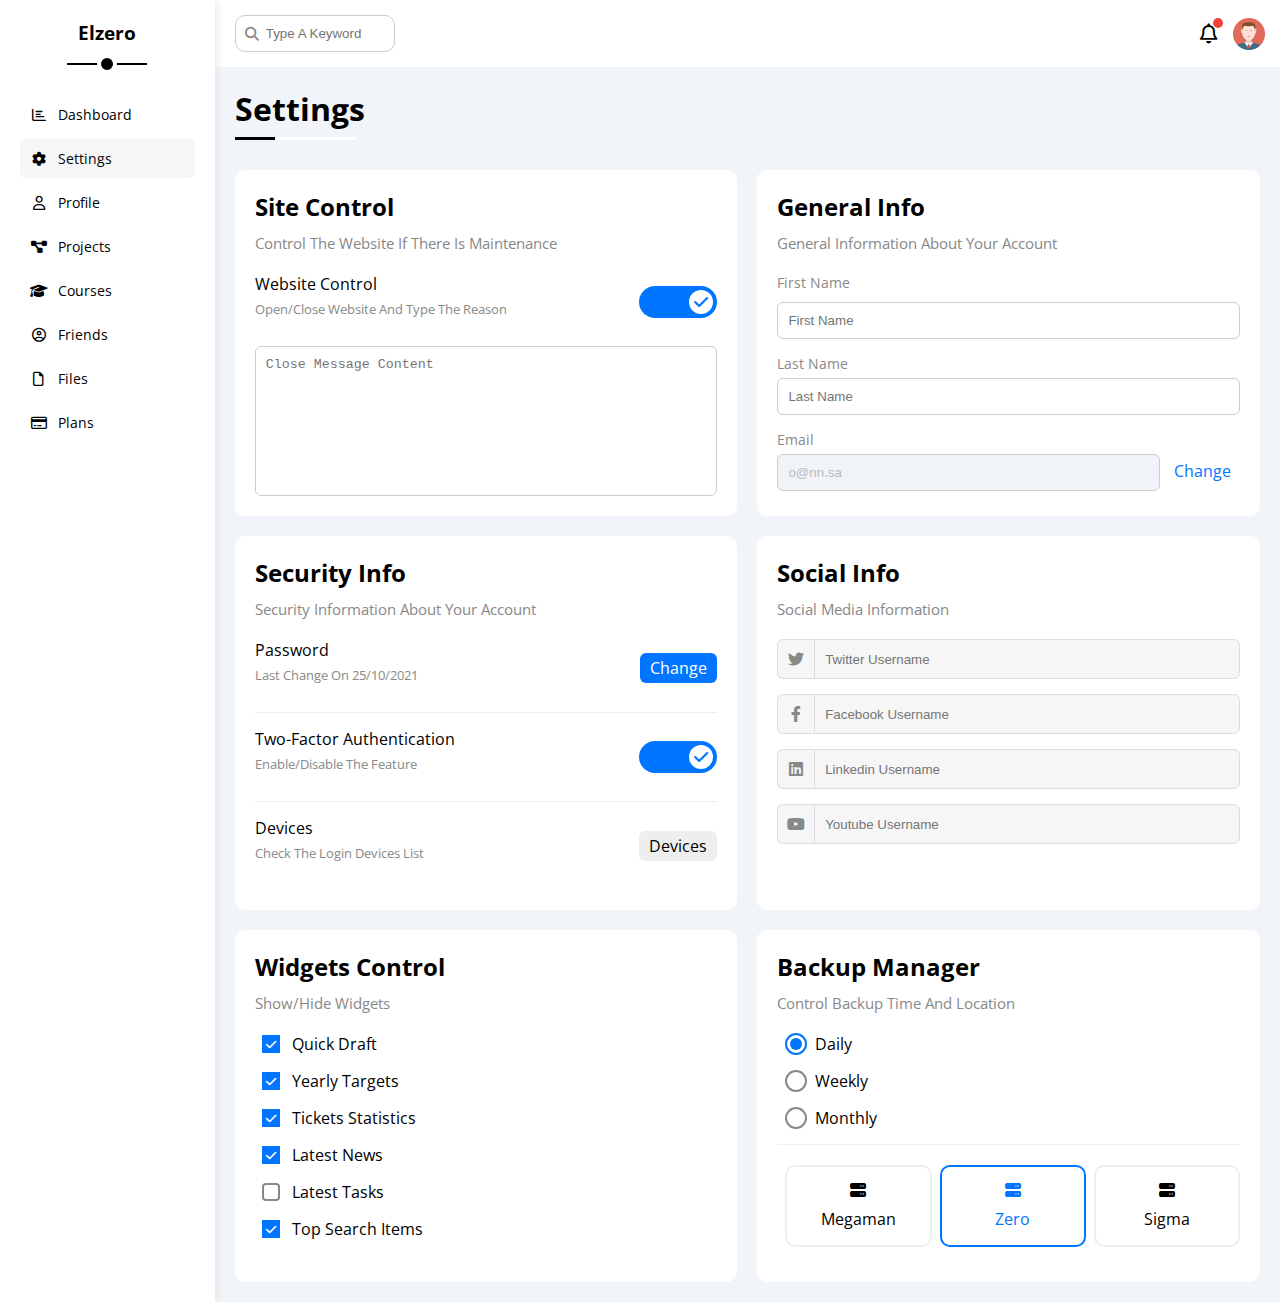
<file: settings.html>
<!DOCTYPE html>
<html lang="en">
  <head>
    <meta charset="UTF-8" />
    <meta http-equiv="X-UA-Compatible" content="IE=edge" />
    <meta name="viewport" content="width=device-width, initial-scale=1.0" />
    <title>Settings</title>
    <link rel="stylesheet" href="css/all.min.css" />
    <link rel="stylesheet" href="css/framework.css" />
    <link rel="stylesheet" href="css/master.css" />
    <link rel="preconnect" href="https://fonts.googleapis.com" />
    <link rel="preconnect" href="https://fonts.gstatic.com" crossorigin />
    <link href="https://fonts.googleapis.com/css2?family=Open+Sans:wght@300;500&display=swap" rel="stylesheet" />
  </head>
  <body>
    <div class="page d-flex">
      <div class="sidebar bg-white p-20 p-relative">
        <h3 class="p-relative txt-c mt-0">Elzero</h3>
        <ul>
          <li>
            <a class="d-flex align-center fs-14 c-black rad-6 p-10" href="index.html">
              <i class="fa-regular fa-chart-bar fa-fw"></i>
              <span>Dashboard</span>
            </a>
          </li>
          <li>
            <a class="active d-flex align-center fs-14 c-black rad-6 p-10" href="settings.html">
              <i class="fa-solid fa-gear fa-fw"></i>
              <span>Settings</span>
            </a>
          </li>
          <li>
            <a class="d-flex align-center fs-14 c-black rad-6 p-10" href="profile.html">
              <i class="fa-regular fa-user fa-fw"></i>
              <span>Profile</span>
            </a>
          </li>
          <li>
            <a class="d-flex align-center fs-14 c-black rad-6 p-10" href="projects.html">
              <i class="fa-solid fa-diagram-project fa-fw"></i>
              <span>Projects</span>
            </a>
          </li>
          <li>
            <a class="d-flex align-center fs-14 c-black rad-6 p-10" href="courses.html">
              <i class="fa-solid fa-graduation-cap fa-fw"></i>
              <span>Courses</span>
            </a>
          </li>
          <li>
            <a class="d-flex align-center fs-14 c-black rad-6 p-10" href="friends.html">
              <i class="fa-regular fa-circle-user fa-fw"></i>
              <span>Friends</span>
            </a>
          </li>
          <li>
            <a class="d-flex align-center fs-14 c-black rad-6 p-10" href="files.html">
              <i class="fa-regular fa-file fa-fw"></i>
              <span>Files</span>
            </a>
          </li>
          <li>
            <a class="d-flex align-center fs-14 c-black rad-6 p-10" href="plans.html">
              <i class="fa-regular fa-credit-card fa-fw"></i>
              <span>Plans</span>
            </a>
          </li>
        </ul>
      </div>
      <div class="content w-full">
        <!-- Start Head -->
        <div class="head bg-white p-15 between-flex">
          <div class="search p-relative">
            <input class="p-10" type="search" placeholder="Type A Keyword" />
          </div>
          <div class="icons d-flex align-center">
            <span class="notification p-relative">
              <i class="fa-regular fa-bell fa-lg"></i>
            </span>
            <img src="imgs/avatar.png" alt="" />
          </div>
        </div>
        <!-- End Head -->
        <h1 class="p-relative">Settings</h1>
        <div class="settings-page m-20 d-grid gap-20">
          <!-- Start Settings Box -->
          <div class="p-20 bg-white rad-10">
            <h2 class="mt-0 mb-10">Site Control</h2>
            <p class="mt-0 mb-20 c-grey fs-15">Control The Website If There Is Maintenance</p>
            <div class="mb-15 between-flex">
              <div>
                <span>Website Control</span>
                <p class="c-grey mt-5 mb-0 fs-13">Open/Close Website And Type The Reason</p>
              </div>
              <div>
                <label>
                  <input class="toggle-checkbox" type="checkbox" checked />
                  <div class="toggle-switch"></div>
                </label>
              </div>
            </div>
            <textarea class="close-message p-10 rad-6 d-block w-full" placeholder="Close Message Content"></textarea>
          </div>
          <!-- End Settings Box -->
          <!-- Start Settings Box -->
          <div class="p-20 bg-white rad-10">
            <h2 class="mt-0 mb-10">General Info</h2>
            <p class="mt-0 mb-20 c-grey fs-15">General Information About Your Account</p>
            <div class="mb-15">
              <label class="fs-14 c-grey d-block mb-10" for="first">First Name</label>
              <input
                class="b-none border-ccc p-10 rad-6 d-block w-full"
                type="text"
                id="first"
                placeholder="First Name"
              />
            </div>
            <div class="mb-15">
              <label class="fs-14 c-grey d-block mb-5" for="last">Last Name</label>
              <input
                class="b-none border-ccc p-10 rad-6 d-block w-full"
                id="last"
                type="text"
                placeholder="Last Name"
              />
            </div>
            <div>
              <label class="fs-14 c-grey d-block mb-5" for="email">Email</label>
              <input
                class="email b-none border-ccc p-10 rad-6 w-full mr-10"
                id="email"
                type="email"
                value="o@nn.sa"
                disabled
              />
              <a class="c-blue" href="#">Change</a>
            </div>
          </div>
          <!-- End Settings Box -->
          <!-- Start Settings Box -->
          <div class="p-20 bg-white rad-10">
            <h2 class="mt-0 mb-10">Security Info</h2>
            <p class="mt-0 mb-20 c-grey fs-15">Security Information About Your Account</p>
            <div class="sec-box mb-15 between-flex">
              <div>
                <span>Password</span>
                <p class="c-grey mt-5 mb-0 fs-13">Last Change On 25/10/2021</p>
              </div>
              <a class="button bg-blue c-white btn-shape" href="#">Change</a>
            </div>
            <div class="sec-box mb-15 between-flex">
              <div>
                <span>Two-Factor Authentication</span>
                <p class="c-grey mt-5 mb-0 fs-13">Enable/Disable The Feature</p>
              </div>
              <label>
                <input class="toggle-checkbox" type="checkbox" checked />
                <div class="toggle-switch"></div>
              </label>
            </div>
            <div class="sec-box between-flex">
              <div>
                <span>Devices</span>
                <p class="c-grey mt-5 mb-0 fs-13">Check The Login Devices List</p>
              </div>
              <a class="bg-eee c-black btn-shape" href="#">Devices</a>
            </div>
          </div>
          <!-- End Settings Box -->
          <!-- Start Settings Box -->
          <div class="social-boxes p-20 bg-white rad-10">
            <h2 class="mt-0 mb-10">Social Info</h2>
            <p class="mt-0 mb-20 c-grey fs-15">Social Media Information</p>
            <div class="d-flex align-center mb-15">
              <i class="fa-brands fa-twitter center-flex c-grey"></i>
              <input class="w-full" type="text" placeholder="Twitter Username" />
            </div>
            <div class="d-flex align-center mb-15">
              <i class="fa-brands fa-facebook-f center-flex c-grey"></i>
              <input class="w-full" type="text" placeholder="Facebook Username" />
            </div>
            <div class="d-flex align-center mb-15">
              <i class="fa-brands fa-linkedin center-flex c-grey"></i>
              <input class="w-full" type="text" placeholder="Linkedin Username" />
            </div>
            <div class="d-flex align-center">
              <i class="fa-brands fa-youtube center-flex c-grey"></i>
              <input class="w-full" type="text" placeholder="Youtube Username" />
            </div>
          </div>
          <!-- End Settings Box -->
          <!-- Start Settings Box -->
          <div class="widgets-control p-20 bg-white rad-10">
            <h2 class="mt-0 mb-10">Widgets Control</h2>
            <p class="mt-0 mb-20 c-grey fs-15">Show/Hide Widgets</p>
            <div class="control d-flex align-center mb-15">
              <input type="checkbox" id="one" checked />
              <label for="one">Quick Draft</label>
            </div>
            <div class="control d-flex align-center mb-15">
              <input type="checkbox" id="two" checked />
              <label for="two">Yearly Targets</label>
            </div>
            <div class="control d-flex align-center mb-15">
              <input type="checkbox" id="three" checked />
              <label for="three">Tickets Statistics</label>
            </div>
            <div class="control d-flex align-center mb-15">
              <input type="checkbox" id="four" checked />
              <label for="four">Latest News</label>
            </div>
            <div class="control d-flex align-center mb-15">
              <input type="checkbox" id="five" />
              <label for="five">Latest Tasks</label>
            </div>
            <div class="control d-flex align-center mb-15">
              <input type="checkbox" id="six" checked />
              <label for="six">Top Search Items</label>
            </div>
          </div>
          <!-- End Settings Box -->
          <!-- Start Settings Box -->
          <div class="backup-control p-20 bg-white rad-10">
            <h2 class="mt-0 mb-10">Backup Manager</h2>
            <p class="mt-0 mb-20 c-grey fs-15">Control Backup Time And Location</p>
            <div class="date d-flex align-center mb-15">
              <input type="radio" name="time" id="daily" checked />
              <label for="daily">Daily</label>
            </div>
            <div class="date d-flex align-center mb-15">
              <input type="radio" name="time" id="weekly" />
              <label for="weekly">Weekly</label>
            </div>
            <div class="date d-flex align-center mb-15">
              <input type="radio" name="time" id="monthly" />
              <label for="monthly">Monthly</label>
            </div>
            <div class="servers d-flex align-center txt-c">
              <input type="radio" name="servers" id="server-one" />
              <div class="server mb-15 rad-10 w-full">
                <label class="d-block m-15" for="server-one">
                  <i class="fa-solid fa-server d-block mb-10"></i>
                  Megaman
                </label>
              </div>
              <input type="radio" name="servers" id="server-two" checked />
              <div class="server mb-15 rad-10 w-full">
                <label class="d-block m-15" for="server-two">
                  <i class="fa-solid fa-server d-block mb-10"></i>
                  Zero
                </label>
              </div>
              <input type="radio" name="servers" id="server-three" />
              <div class="server mb-15 rad-10 w-full">
                <label class="d-block m-15" for="server-three">
                  <i class="fa-solid fa-server d-block mb-10"></i>
                  Sigma
                </label>
              </div>
            </div>
          </div>
          <!-- End Settings Box -->



        </div>
      </div>
    </div>
  </body>
</html>
</file>
<file: css/framework.css>
:root{
  --blue-color:#0075ff;
  --blue-alt-color:#0d69d5;
  --orange-color:#f59e0b;
  --green-color:#22c55e;
  --red-color:#f44336;
  --grey-color:#888;
}
/*start box*/
.d-flex{
  display:flex;
}
.align-center{
  align-items:center;
}
.space-between{
  justify-content:space-between;
}
.d-grid{
  display:grid;
}
.gap-20{
  gap:20px;
}
.d-block{
  display:block;
}
@media(max-width:767px){
  .block-mobile{
    display:block;
  }
  .hide-mobile{
    display:none;
  }
}
/*end box*/
/* Start Padding + Margin */
.p-10 {
  padding: 10px;
}
.p-15 {
  padding: 15px;
}
.p-20 {
  padding: 20px;
}
.pt-10 {
  padding-top: 10px;
}
.pt-15 {
  padding-top: 15px;
}
.pt-20 {
  padding-top: 20px;
}
.pb-10 {
  padding-bottom: 10px;
}
.pb-15 {
  padding-bottom: 15px;
}
.pb-20 {
  padding-bottom: 20px;
}
.pl-15 {
  padding-left: 15px;
}
.m-0 {
  margin: 0;
}
.m-15 {
  margin: 15px;
}
.m-20 {
  margin: 20px;
}
.mt-0 {
  margin-top: 0;
}
.mt-5 {
  margin-top: 5px;
}
.mt-10 {
  margin-top: 10px;
}
.mt-15 {
  margin-top: 15px;
}
.mt-20 {
  margin-top: 20px;
}
.mt-25 {
  margin-top: 25px;
}
.mr-10 {
  margin-right: 10px;
}
.mr-15 {
  margin-right: 15px;
}
.mb-5 {
  margin-bottom: 5px;
}
.mb-10 {
  margin-bottom: 10px;
}
.mb-15 {
  margin-bottom: 15px;
}
.mb-20 {
  margin-bottom: 20px;
}
.mb-25 {
  margin-bottom: 25px;
}
/* End Padding + Margin */
/*start color*/
.c-black {
  color: black;
}
.c-white {
  color: white;
}
.c-grey {
  color: var(--grey-color);
}
.c-red {
  color: var(--red-color);
}
.c-green {
  color: var(--green-color);
}
.c-blue {
  color: var(--blue-color);
}
.c-orange {
  color: var(--orange-color);
}
.bg-red {
  background-color: var(--red-color);
}
.bg-green {
  background-color: var(--green-color);
}
.bg-blue {
  background-color: var(--blue-color);
}
.bg-orange {
  background-color: var(--orange-color);
}
.bg-white {
  background-color: white;
}
.bg-eee {
  background-color: #eee;
}
/*end color*/
/* Start Position */
.p-relative {
  position: relative;
}
.p-absolute {
  position: absolute;
}
/* End Position */
/* Start Font */
.txt-c {
  text-align: center;
}
.fs-13 {
  font-size: 13px;
}
.fs-14 {
  font-size: 14px;
}
.fs-15 {
  font-size: 15px;
}
.fs-25 {
  font-size: 25px;
}
.fw-bold {
  font-weight: bold;
}
@media (max-width: 767px) {
  .txt-c-mobile {
    text-align: center;
  }
}
/* End Font */
/* Start Border */
.rad-6 {
  border-radius: 6px;
}
.rad-10 {
  border-radius: 10px;
}
.rad-half {
  border-radius: 50%;
}
.b-none {
  border: none;
}
.border-ccc {
  border: 1px solid #ccc;
}
.border-eee {
  border: 1px solid #eee;
}

/* End Border */

/* Start Width + Height */
.w-full {
  width: 100%;
}
.w-100 {
  width: 100px;
}
.w-fit {
  width: fit-content;
}
.h-full {
  height: 100%;
}
.h-100 {
  height: 100px;
}
/* End Width + Height */

/*@media(max-width:767px){
  .hide-mobile{
    display:none;
  }
}*/
/*start component*/
.center-flex{
  display:flex;
  align-items:center;
  justify-content:center;
}
.between-flex{
  display:flex;
  align-items:center;
  justify-content:space-between;
}
.btn-shape{
  padding:4px 10px;
  border-radius:6px;
}
/*end component*/
</file>
<file: css/master.css>
:root{
  --blue-color:#0075ff;
  --blue-alt-color:#0d69d5;
  --orange-color:#f59e0b;
  --green-color:#22c55e;
  --red-color:#f44336;
  --grey-color:#888;
}
*{
  box-sizing:border-box;
}
body{
  font-family:"open sans", sans-serif;
  margin:0;
}
:focus{
outline:none;
}
a{
  text-decoration:none;
}
ul{
  list-style:none; 
  padding:0;
}
::-webkit-scrollbar{
  width:15px;
}
::-webkit-scrollbar-track{
  background-color:white;
}
::-webkit-scrollbar-thumb{
  background-color:var(--blue-color);
}
::-webkit-scrollbar-thumb:hover{
  background-color:var(--blue-alt-color);
}
.page{
  background-color:#f1f5f9;
  min-height:100vh;
}
/*start sidebar*/
.sidebar{
  width:250px;
  box-shadow:0 0 10px #ddd;
}
.sidebar > h3{ /*direct(1st) child of sidebar*/
  margin-bottom:50px;
}
.sidebar > h3::before, 
.sidebar > h3::after{ 
  content: "";
  background-color: black;
  transform: translateX(-50%);
  position: absolute;
  left: 50%;
}
.sidebar > h3::before{ 
  width: 80px;
  height: 2px;
  bottom: -20px;
}
.sidebar > h3::after{ 
  bottom: -29px;
  width: 12px;
  height: 12px;
  border-radius: 50%;
  border: 4px solid white;
}
.sidebar ul li a{
  transition: 0.3s;
  margin-bottom: 5px;
  }
  .sidebar ul li a:hover,
  .sidebar ul li a.active{
    background-color:#f6f6f6;
  }
.sidebar ul li a span{ 
  font-size:14px;
  margin-left:10px;
  }
@media(max-width:767px){
  .sidebar{
    /*width: fit-content;*/
    width:58px;
    padding:10px;
  }
  .sidebar > h3{
    font-size:13px;
    margin-bottom:15px;
  }
  .sidebar > h3::before, 
  .sidebar > h3::after{      
    display:none;
    }
  .sidebar ul li a span{ 
    display:none;
  }
  }
/*end sidebar*/
/*start content*/
.content{
  overflow:hidden;
}
.head .search::before{
  font-family:var(--fa-style-family-classic); /*in all.min.css file font awesome --fa-style-family-classic: "Font Awesome 6 Free";*/
  content:"\f002"; /*رمز العدسه*/
  font-weight:900;
  position: absolute;
  left: 15px;
  top: 50%;
  transform: translateY(-50%);
  font-size: 14px;
  color: var(--grey-color);
}
.head .search input{
  border: 1px solid #ccc;
  border-radius: 10px;
  margin-left: 5px;
  padding-left: 30px;
  width: 160px;
  transition: width 0.3s;
}
.head .search input:focus{
  width:200px;
}
.head .search input:focus::placeholder{
  /*color: transparent;*/
  opacity:0;
}
.head .icons .notification::before{
  content: "";
  position: absolute;
  width: 10px;
  height: 10px;
  background-color: var(--red-color);
  border-radius: 50%;
  right: -5px;
  top: -5px;
}
.head .icons img{
  width: 32px;
  height: 32px;
  margin-left: 15px;  
}
.page h1{
  margin:20px 20px 40px;
}
.page h1::before,
.page h1::after{
  content: "";
  height: 3px;
  position: absolute;
  bottom: -10px;
  left: 0;
  
}
.page h1::before{
  background-color: white;
  width: 120px;
}
.page h1::after{
  background-color: black;
  width: 40px;
}
.wrapper{
  grid-template-columns:repeat(auto-fill, minmax(450px, 1fr));
  margin-left:20px;
  margin-right:20px;
  margin-bottom:20px;
}
@media(max-width:767px){
  .wrapper{
    grid-template-columns:minmax(200px, 1fr);
    margin-left:10px;
    margin-right:10px;
    gap:10px;
  }
}
/*end content*/
/*start welcome widget*/

.welcome{
  overflow:hidden; /*عشان ال border-radius يظهر*/
}
.welcome .intro img{
  width:200px;
  margin-bottom:-10px;
}
.welcome .avatar{
  width: 64px;
  height: 64px;
  border: 2px solid white;
  border-radius: 50%;
  padding: 2px;
  box-shadow: 0 0 5px #ddd;
  margin-left: 20px;
  margin-top: -32px;
}
.welcome .body{
  border-top:1px solid #eee;
  border-bottom:1px solid #eee;
}
.welcome .body > div{
  flex: 1;
}
.welcome .visit{
  margin:0 15px 15px auto;
  transition:0.3s;
}
.welcome .visit:hover{
  background-color:var(--blue-alt-color);
}
@media(max-width:767px){
  .welcome .intro{
    padding-bottom:30px;
  }
  .welcome .avatar{
    margin-left:0;
  }
  .welcome .body > div:not(:last-child){
    margin-bottom:20px;
  }
}
/*end welcome widget*/
/*start quick draft widget*/
  .quick-draft textarea{
    resize:none;
    min-height:180px;
  }
  .quick-draft .save{
    margin-left:auto;
    transition:0.3s;
    cursor:pointer;
  }
  .quick-draft .save:hover{
    background-color:var(--blue-alt-color);
  }
/*end quick draft widget*/
/* Start Targets */
.targets .target-row .icon {
  width:80px;
  height:80px;
  margin-right:15px;
  
}
.targets .details {
  flex:1;
}
.targets .details .progress {
  height:4px;
}
.targets .details .progress > span {
  position:absolute;
  left:0;
  top:0;
  height:100%;
  
}
.targets .details .progress > span span {
  position: absolute;
  bottom: 16px;
  right: -16px;
  color: white;
  padding: 2px 5px;
  border-radius: 6px;
  font-size: 13px;
  
}
.targets .details .progress > span span::after {
  content: "";
  border-color: transparent;
  border-width: 5px;
  border-style: solid;
  position: absolute;
  bottom: -9px;
  left: 50%;
  transform: translateX(-50%);
}  

.targets .details .progress > .blue span::after {
  border-top-color: var(--blue-color);
}
.targets .details .progress > .orange span::after {
  border-top-color: var(--orange-color);
}
.targets .details .progress > .green span::after {
  border-top-color: var(--green-color);
}
.blue .icon,
.blue .progress {
  background-color:rgb(0 117 255 / 20%);
}
.orange .icon,
.orange .progress {
  background-color: rgb(245 158 11 / 20%);
}
.green .icon,
.green .progress {
  background-color: rgb(34 197 94 / 20%);
}
/* End Targets */
/* Start Tickets */
.tickets .box {
  border: 1px solid #ccc;
  width: calc(50% - 10px);
}
@media (max-width: 767px) {
  .tickets .box {
    width: 100%;
  }
}
/* End Tickets */
/* Start Latest News */
.latest-news .news-row:not(:last-of-type) {
  margin-bottom: 20px;
  padding-bottom: 20px;
  border-bottom: 1px solid #eee;
}
.latest-news .news-row img {
  width: 100px;
  border-radius: 6px;
  margin-right: 15px;
}
.latest-news .info {
  flex-grow: 1;
}
.latest-news .info h3 {
  margin: 0 0 6px;
  font-size: 16px;
}
@media (max-width: 767px) {
  .latest-news .news-row {
    display: block;
  }
  .latest-news .news-row .label {
    margin: 10px auto;
    width: fit-content;
  }
}
/* End Latest News */
/* Start Tasks */
.tasks .task-row:not(:last-of-type) {
  margin-bottom: 15px;
  padding-bottom: 15px;
  border-bottom: 1px solid #eee;
}
.tasks .info {
  flex-grow: 1;
}
.tasks .done {
  opacity: 0.3;
}
.tasks .done h3,
.tasks .done p {
  text-decoration: line-through;
}
.tasks .delete {
  cursor: pointer;
  transition: 0.3s;
}
.tasks .delete:hover {
  color: var(--red-color);
}
/* End Tasks */
/* Start Latest Uploads */
.latest-uploads ul li:not(:last-child) {
  border-bottom: 1px solid #eee;
}
.latest-uploads ul li img {
  width: 40px;
  height: 40px;
}
/* End Latest Uploads */
/* Start Last Project */
.last-project ul::before {
  content: "";
  position: absolute;
  left: 11px;
  width: 2px;
  height: 100%;
  background-color: var(--blue-color);  
}
.last-project ul li::before {
  content: "";
  width: 20px;
  height: 20px;
  display: block;
  border-radius: 50%;
  background-color: white;
  border: 2px solid white;
  outline: 2px solid var(--blue-color);
  margin-right: 15px;
  z-index: 1;

  
}
.last-project ul li.done::before {
  background-color: var(--blue-color);

}
.last-project ul li.current::before {
  animation:change-color 0.8s infinite alternate;
}
.last-project .launch-icon {
  position: absolute;
  width: 160px;
  right: 0;
  bottom: 0;
  opacity: 0.1;
  
}
/* End Last Project */
/* Start Reminders */
.reminders ul li .key {
  width: 15px;
  height: 15px;
}
.reminders ul li > .blue {
  border-left: 2px solid var(--blue-color);
}
.reminders ul li > .green {
  border-left: 2px solid var(--green-color);
}
.reminders ul li > .orange {
  border-left: 2px solid var(--orange-color);
}
.reminders ul li > .red {
  border-left: 2px solid var(--red-color);
}
/* End Reminders */
/* Start Latest Post */
.latest-post .avatar {
  width: 48px;
  height: 48px;
}
.latest-post .post-content {
  text-transform: capitalize;
  line-height: 1.8;
  border-top: 1px solid #eee;
  border-bottom: 1px solid #eee;
  min-height: 140px;
}
/* End Latest Post */
/* Start Social Media */
.social-media .box {
  padding-left: 70px;
}
.social-media .box i {
  position: absolute;
  left: 0;
  top: 0;
  width: 52px;
  transition: 0.3s;
}
.social-media .box i:hover {
  transform: rotate(5deg);
}
.social-media .twitter {
  background-color: rgb(29 161 242 / 20%);
  color: #1da1f2;
}
.social-media .twitter i,
.social-media .twitter a {
  background-color: #1da1f2;
}
.social-media .facebook {
  background-color: rgb(24 119 242 / 20%);
  color: #1da1f2;
}
.social-media .facebook i,
.social-media .facebook a {
  background-color: #1877f2;
}
.social-media .youtube {
  background-color: rgb(255 0 0 / 20%);
  color: #ff0000;
}
.social-media .youtube i,
.social-media .youtube a {
  background-color: #ff0000;
}
.social-media .linkedin {
  background-color: rgb(0 119 181 / 20%);
  color: #0077b5;
}
.social-media .linkedin i,
.social-media .linkedin a {
  background-color: #0077b5;
}
/* End Social Media */
/* Start Projects Table */
.projects .responsive-table {
  overflow-x: auto; /*to show scrole*/
}
.projects table {
  min-width: 1000px; /*لا لاتدخل عناصر الجدول في بعض عند عمل scrole*/
  border-spacing: 0;
}
.projects thead td {
  background-color: #eee;
  font-weight: bold;
}
.projects table td {
  padding: 15px;
}
.projects tbody td {
  border-bottom: 1px solid #eee;
  border-left: 1px solid #eee;
  transition: 0.3s;
}
.projects table tbody tr td:last-child {
  border-right: 1px solid #eee;
}
.projects tbody tr:hover td {
  background-color: #faf7f7;
}
.projects table img {
  width: 32px;
  height: 32px;
  border-radius: 50%;
  padding: 2px;
  background-color: white;
}
.projects table img:not(:first-child) {
  margin-left: -20px;
}
.projects table .label {
  font-size: 13px;
}
/* End Projects Table */

/* Start Settings */
.settings-page {
  grid-template-columns:repeat(auto-fill, minmax(500px, 1fr));
}
@media (max-width: 767px) {
  .settings-page {
    grid-template-columns:minmax(100px, 1fr);
    margin-left:10px;
    margin-right:10px;
    gap:10px;
  }
}
.settings-page .close-message {
  border: 1px solid #ccc;
  resize: none;
  min-height: 150px;
  }
.settings-page .email {
  display:inline-flex;
  width:calc(100% - 80px);
  
}
.settings-page .sec-box {
  padding-bottom: 15px;

}
.settings-page .sec-box:not(:last-of-type) {
  border-bottom: 1px solid #eee;
}
.settings-page .sec-box .button {
  transition:0.3s;
}
.settings-page .sec-box .button:hover {
  background-color:var(--blue-alt-color);
}
.settings-page .social-boxes i {

  width: 40px;
  height: 40px;
  background-color: #f6f6f6;
  border: 1px solid #ddd;
  border-right: none;
  border-radius: 6px 0 0 6px;
  transition: 0.3s;
  
}
.settings-page .social-boxes input {

  height: 40px;
  background-color: #f6f6f6;
  border: 1px solid #ddd;
  padding-left: 10px;
  border-radius: 0 6px 6px 0;
  
}
.settings-page .social-boxes > div:focus-within i { /*لاستطيع التحكم ف الاب لل i*/
  color: black;

}
.widgets-control .control input[type="checkbox"] {
  -webkit-apperance:none;
  appearance:none;
  
}
.widgets-control .control label {
  padding-left:30px;
  cursor:pointer;
  position:relative;
}
.widgets-control .control label::before,
.widgets-control .control label::after {
  content:"";
  
}
.widgets-control .control label::before {
  content:"";
  position:absolute;
  left:0;
  top:50%;
  margin-top:-9px;
  border-radius:4px;
  width:14px;
  height:14px;
  border:2px solid var(--grey-color);
}
.widgets-control .control label:hover::before {
  border-color:var(--blue-alt-color);
}
.widgets-control .control label::after {
  font-family: var(--fa-style-family-classic);
  content: "\f00c";
  font-weight: 900;
  position: absolute;
  left: 0;
  top: 50%;
  margin-top: -9px;
  background-color: var(--blue-color);
  color: white;
  font-size: 12px;
  width: 18px;
  height: 18px;
  display: flex;
  justify-content: center;
  align-items: center;
  transform: scale(0) rotate(360deg);
  transition:0.3s;
}
.widgets-control .control input[type="checkbox"]:checked + label::after {
  transform:scale(1);
}
.backup-control input[type="radio"] {
  -webkit-appearance:none;
  appearance:none;
  
}
.backup-control .date label {
  padding-left:30px;
  cursor:pointer;
  position:relative;
  
}
.backup-control .date label::before {
  content: "";
  position: absolute;
  top: 50%;
  left: 0;
  margin-top: -11px;
  width: 18px;
  height: 18px;
  border: 2px solid var(--grey-color);
  border-radius: 50%;
}
.backup-control .date label::after {
  content: "";
  position: absolute;
  left: 5px;
  top: 5px;
  width: 12px;
  height: 12px;
  background: var(--blue-color);
  border-radius: 50%;
  transition: 0.3s;
  transform: scale(0);  
}
.backup-control .date input[type="radio"]:checked + label::before {
  border-color:var(--blue-color);
}
.backup-control .date input[type="radio"]:checked + label::after {
  transform:scale(1);
}
.backup-control .servers {
  border-top:1px solid #eee; 
  padding-top:20px;
  
}
@media (max-width: 767px) {
  .backup-control .servers {
    flex-wrap: wrap;

  }
}
.backup-control .servers .server {
  border: 2px solid #eee;
  position: relative;
  }
.backup-control .servers .server label {
  cursor: pointer;
}
.backup-control .servers input[type="radio"]:checked + .server {
  border-color: var(--blue-color);
  color:var(--blue-color);
}
.toggle-checkbox {
  -webkit-appearance:none;
  appearance:none;
  display:none;/*لكي اوسط ال check box*/
}
.toggle-switch { 
  background-color: #ccc;
  width: 78px;
  height: 32px;
  border-radius: 16px;
  position: relative;
  transition: 0.3s;
  cursor: pointer;
}
.toggle-switch::before {

  font-family: var(--fa-style-family-classic);
  content: "\f00d";
  font-weight: 900;
  background-color: white;
  width: 24px;
  height: 24px;
  position: absolute;
  border-radius: 50%;
  top: 4px;
  left: 4px;
  display: flex;
  justify-content: center;
  align-items: center;
  color: #aaa;
  transition: 0.3s;
  
}
.toggle-checkbox:checked + .toggle-switch {
  background-color: var(--blue-color);

}
.toggle-checkbox:checked + .toggle-switch::before {
  content: "\f00c";
  left: 50px;
  color: var(--blue-color);
}
.settings-page :disabled { /*التاثيرات التى تظهر على اي شيئ غير مفعل */
  cursor:no-drop;
  background-color:#f0f4f8;
  color:#bbb;
}
/* End Settings */

/* Start Profile Page */
@media (max-width: 767px) {
  .profile-page .overview {
    flex-direction:column;
  }
}
.profile-page .avatar-box {
  width:300px;

}
@media (min-width: 768px) {
  .profile-page .avatar-box {
    border-right:1px solid #eee;
  }
}
.profile-page .avatar-box > img {
  width:120px;
  height:120px;
  
}
.profile-page .avatar-box .level {
  height:6px;
  overflow:hidden;
  margin:auto;
  width:70%;

  
}
.profile-page .avatar-box .level span {
  /*default display:flex-inline;*/
  position:absolute;
  left:0;
  top:0;
  height:100%;
  background-color:var(--blue-color);
  border-radius:6px;

}
.profile-page .info-box .box {
  flex-wrap: wrap;
  border-bottom:1px solid #eee;
  transition:0.3s;

}
.profile-page .info-box .box:hover {
  background-color:#f9f9f9;
}
.profile-page .info-box .box > div {
  min-width:250px;
  padding:10px 0 0;
  
}
.profile-page .info-box h4 {
  font-weight:normal;
}
/* Start Training Code */
.profile-page .info-box .toggle-switch {
  height:20px;
}
@media (max-width: 767px) {
  .profile-page .info-box .toggle-switch {
    margin:auto;
  }
}
.profile-page .info-box .toggle-switch::before {
  width:12px;
  height:12px;
  font-size:8px;
  
}
.profile-page .info-box .toggle-checkbox:checked + .toggle-switch::before {
  left:62px;
}
/* End Training Code */
@media (max-width: 767px) {
  .profile-page .other-data {
    flex-direction:column;
  }
}
.profile-page .skills-card {
  flex-grow:1;
}
.profile-page .skills-card ul li {
  padding:15px 0;
}
.profile-page .skills-card ul li:not(:last-child) {
  border-bottom:1px solid #eee;
}
.profile-page .skills-card ul li span {
  display: inline-flex;
  padding: 4px 10px;
  background-color: #eee;
  border-radius: 6px;
  font-size: 14px;
  }
.profile-page .skills-card ul li span:not(:last-child) {
margin-right:5px;
}
.profile-page .activities {
  flex-grow:2;
}
.profile-page .activity:not(:last-of-type) {
  border-bottom:1px solid #eee;
  padding-bottom:20px;
  margin-bottom:20px;
}
.profile-page .activity img {
  width:64px;
  height:64px;
  margin-right:10px;
}
@media (min-width: 768px) {
  .profile-page .activity .date {
    margin-left:auto;
    text-align:right;
  }
}
@media (max-width: 767px) {
  .profile-page .activity {
    flex-direction:column;
  }
  .profile-page .activity img {
    margin-right:0;
    margin-bottom:15px;
    
  }
  .profile-page .activity .date {
    margin-top:15px;
  }
}
/* End Profile Page */

/* Start Projects Page */
.projects-page {
  grid-template-columns:repeat(auto-fill, minmax(300px, 1fr));
}
@media (max-width: 767px) {
  .projects-page {
    grid-template-columns:minmax(200px, 1fr);
    margin-left:10px;
    margin-right:10px;
    gap:10px;
    
  }
}
.projects-page .project .date {
  position:absolute;
  right:10px;
  top:10px;

}
.projects-page .project h4 {
  font-weight:normal;
}
.projects-page .project .team {
  position:relative;
  min-height:80px;
  
}
.projects-page .project .team a {
  position:absolute;
  left:0;
  bottom:0;
}
.projects-page .project .team a:nth-child(2) {
  left:25px;
}
.projects-page .project .team a:nth-child(3) {
  left:50px;
}
.projects-page .project .team a:nth-child(4) {
  left:75px;
}
.projects-page .project .team a:nth-child(5) {
  left:100px;
}
.projects-page .project .team a:hover {
  z-index:1000;
}
.projects-page .project .team img {
  width:40px;
  height:40px;
  border-radius:50%;
  border:2px solid white;
}
.projects-page .project .do {
  justify-content: flex-end;
  border-top: 1px solid #eee;
  padding-top: 15px;
  padding-bottom: 15px;
  
}
@media (max-width: 767px) {
  .projects-page .project .do {
    flex-direction:column;
  }
}
.projects-page .project .do span {
  padding:3px 8px;
  margin-left:5px;
  width:fit-content;
  
}
@media (max-width: 767px) {
  .projects-page .project .do span:not(:last-child) {
    margin-bottom:15px;
  }
}
.projects-page .project .info {
  border-top:1px solid #eee;
  margin-top:15px;
  padding-top:15px;
}
@media (max-width: 767px) {
  .projects-page .project .info {
    flex-direction:column;
  }
}
.projects-page .project .prog {
  height:8px;
  width:260px;
  position:relative;
  border-radius:6px;
}
@media (max-width: 767px) { 
  .projects-page .project .prog {
    margin-bottom:15px;
  }
}
.projects-page .project .prog span {
  position:absolute;
  left:0;
  top:0;
  height:100%;
  border-radius:6px;
}
/* End Projects Page */
/* Start Courses Page */
.courses-page {
  grid-template-columns:repeat(auto-fill, minmax(300px, 1fr));
}
@media (max-width: 767px) {
  .courses-page {
    grid-template-columns:minmax(200px, 1fr);
    margin-left:10px;
    margin-right:10px;
    gap:10px;

  }
}
.courses-page .course {
  overflow:hidden;
}
.courses-page .course .cover {
  max-width:100%;
}
.courses-page .course .instructor {
  position: absolute;
  width: 64px;
  height: 64px;
  border-radius: 50%;
  top: 20px;
  left: 20px;
  border: 2px solid white;  
}
.courses-page .course .description {
  line-height:1.6;
}
.courses-page .course .info {
  border-top:1px solid #eee;
  font-size:13px;
}
.courses-page .course .info .title {
  position: absolute;
  top: -13px;
  left: 50%;
  transform: translateX(-50%);
  font-size: 13px;
  
}
/* End Courses Page */
/* Start Friends Page */
.friends-page {
  grid-template-columns:repeat(auto-fill, minmax(300px, 1fr));
}
@media (max-width: 767px) {
  .friends-page {
    grid-template-columns:minmax(200px, 1fr);
    margin-left:10px;
    margin-right:10px;
    gap:10px;
  }
}
.friends-page .contact {
  position:absolute;
  left:10px;
  top:10px;
}
.friends-page .contact i {
  background-color: #eee;
  padding: 10px;
  border-radius: 50%;
  color: #666;
  font-size: 13px;
  cursor: pointer;
  transition: 0.3s;
  
}
.friends-page .contact i:hover {
  background-color:var(--blue-color);
  color:white;
  
}
.friends-page .friend .icons {
  border-top: 1px solid #eee;
  border-bottom: 1px solid #eee;
  margin-top: 15px;
  margin-bottom: 15px;
  padding-top: 15px;
  padding-bottom: 15px;
  
}
.friends-page .friend .icons i {
  margin-right:5px;
}
.friends-page .friend .icons .vip {
  position: absolute;
  right: 0;
  top: 50%;
  transform: translateY(-50%);
  font-size: 40px;
  opacity: 0.2;
  
}
/* End Friends Page */
/* Start Files Page */
.files-page {
  flex-direction:row-reverse;
  align-items:flex-start; /*لجعل حجم السكشن علي قد حجم المحتوي*/
}
@media (max-width: 767px) {
  .files-page {
    flex-direction: column;
    align-items: normal;
    
  }
}
.files-page .files-stats {
  min-width:260px;
}
.files-page .files-stats .icon {
  width: 40px;
  height: 40px;
  margin-right: 10px;
  
}
.files-page .files-stats .size {
  margin-left:auto;
}
.files-page .files-stats .blue {
  background-color: rgb(0 117 255 / 20%);
}
.files-page .files-stats .green {
  background-color: rgb(34 197 94 / 20%);
}
.files-page .files-stats .red {
  background-color: rgb(244 67 54 / 20%);
}
.files-page .files-stats .orange {
  background-color: rgb(245 158 11 / 20%);
}
.files-page .files-stats .upload {
  margin:15px auto 0;
  padding:10px 15px;
  transition:0.3s;
}
.files-page .files-stats .upload:hover {
  background-color:var(--blue-alt-color);
}
.files-page .files-stats .upload:hover i {
  animation:go-up 0.8s infinite;
}
.files-page .files-content {
  flex: 1;
  grid-template-columns: repeat(auto-fill, minmax(200px, 1fr));
}
.files-page .files-content img {
  width:64px;
  height:64px;
  transition:0.3px;
  }
.files-page .files-content .file:hover img {
  transform:rotate(5deg);
}
.files-page .files-content .info {
 border-top:1px solid #eee;
}
/* End Files Page */
/* Start Plans Page */
.plans-page {
  grid-template-columns: repeat(auto-fill, minmax(450px, 1fr));
}
@media (max-width: 767px) {
  .plans-page {
    grid-template-columns: minmax(250px, 1fr);
    margin-left: 10px;
    margin-right: 10px;
    gap: 10px;
  }
}
.plans-page .plan .top {
  border:3px solid white;
  outline:3px solid transparent;
  
}
.plans-page .plan.green .top {
  outline-color: var(--green-color);
}
.plans-page .plan.blue .top {
  outline-color: var(--blue-color);
}
.plans-page .plan.orange .top {
  outline-color: var(--orange-color);
}
.plans-page .plan .price {
  position:relative;
  font-size:40px;
  width:fit-content;
  margin:auto;
}
.plans-page .plan .price span {
  position:absolute;
  left:-20px;
  top:0;
  font-size:25px;
}
.plans-page .plan ul li {
  padding:15px 0;
  display:flex;
  align-items:center;
  font-size:15px;
  border-bottom:1px solid #eee;
  }
.plans-page .plan ul li .yes {
  color:var(--green-color);
}
.plans-page .plan ul li i:not(.yes, .help) {
    color:var(--red-color);
}
.plans-page .plan ul li i:first-child {
  font-size:18px;
  margin-right:5px;
  
}
.plans-page .plan ul li .help {
  color:var(--grey-color);
  margin-left:auto;
  cursor:pointer;
  
}
/* End Plans Page */


/*start animation*/
@keyframes change-color{
  from{
    background-color:var(--blue-color);
  }
  to{
    background-color:white;
  }
}
@keyframes go-up{
  0%, 100%{
    transform:translateY(0);
  }
  50%{
    transform:translateY(-5px);
  }
}
/*end animation*/
</file>
